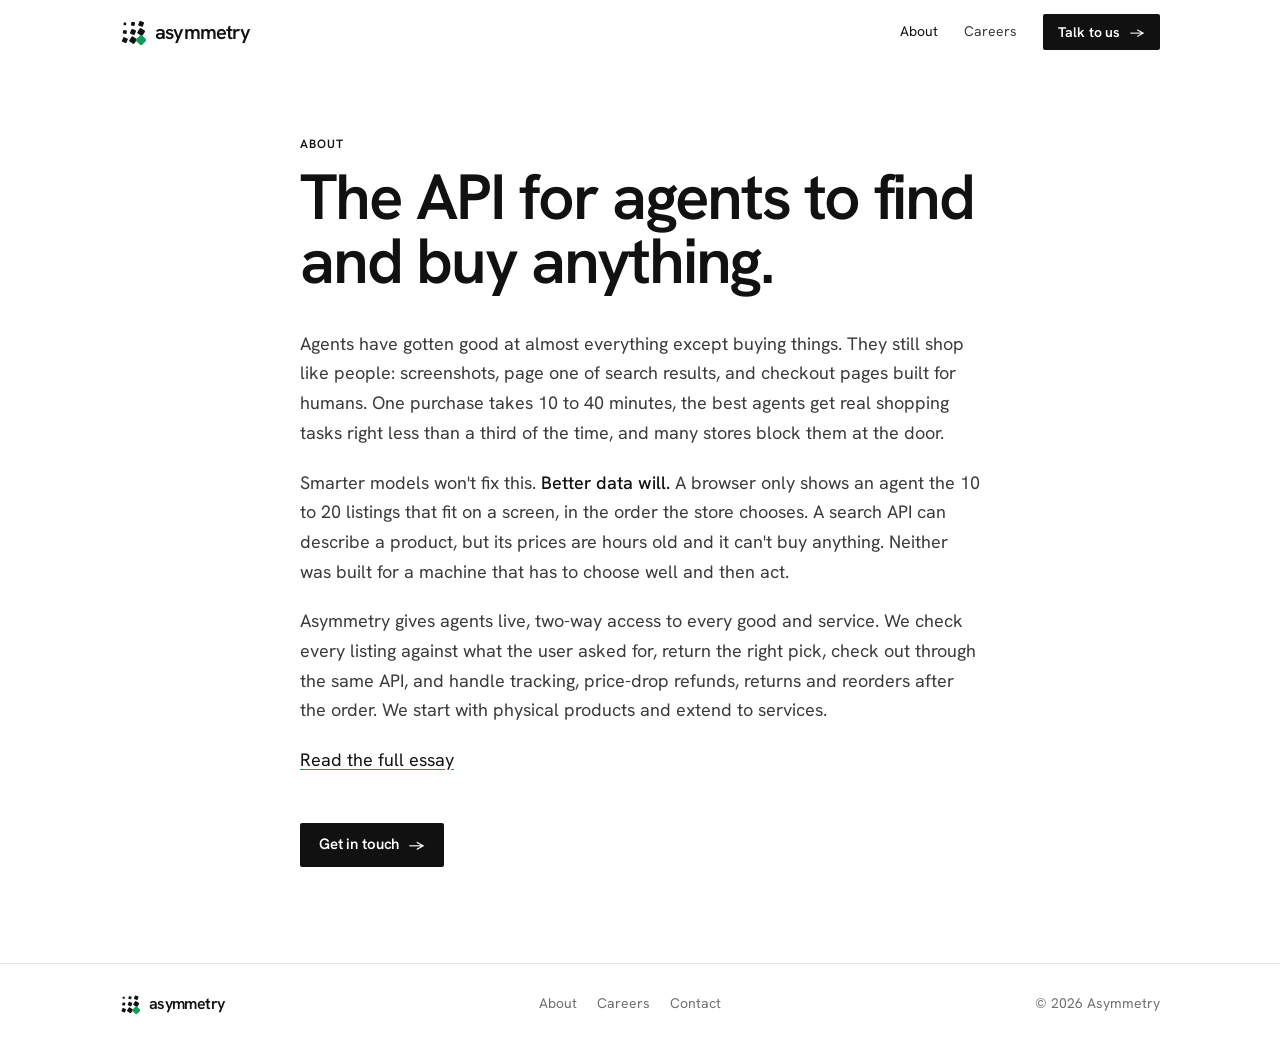
<file: about/index.html>
<!doctype html>
<html lang="en">
<head>
  <meta charset="utf-8">
  <meta name="viewport" content="width=device-width, initial-scale=1, viewport-fit=cover">
  <meta name="theme-color" content="#FFFFFF">
  <link rel="canonical" href="https://asymmetry.so/about/">
  <meta name="description" content="Asymmetry is the API that lets AI agents find and buy anything.">
  <title>About | Asymmetry</title>
  <link rel="icon" type="image/svg+xml" href="data:image/svg+xml,%3Csvg%20xmlns%3D%22http%3A%2F%2Fwww.w3.org%2F2000%2Fsvg%22%20viewBox%3D%220%200%2032%2032%22%3E%3Crect%20width%3D%2232%22%20height%3D%2232%22%20rx%3D%227%22%20fill%3D%22%23111%22%2F%3E%3Crect%20x%3D%226%22%20y%3D%226%22%20width%3D%227%22%20height%3D%227%22%20rx%3D%221.2%22%20fill%3D%22%23fff%22%2F%3E%3Crect%20x%3D%2215%22%20y%3D%2215%22%20width%3D%2211%22%20height%3D%2211%22%20rx%3D%221.6%22%20fill%3D%22%230f9d58%22%20transform%3D%22rotate%2845%2020.5%2020.5%29%22%2F%3E%3C%2Fsvg%3E">
  <link rel="preconnect" href="https://fonts.googleapis.com">
  <link rel="preconnect" href="https://fonts.gstatic.com" crossorigin>
  <link rel="stylesheet" href="https://fonts.googleapis.com/css2?family=Hanken+Grotesk:wght@400..700&display=swap">
  <link rel="stylesheet" href="/assets/site.css?v=49">
  <script src="/assets/site.js?v=49" defer></script>
  <script src="/assets/fx.js?v=49" defer></script>
</head>
<body>
  <a class="skip-link" href="#main">Skip to content</a>
  <header class="header">
    <div class="header-inner">
      <a class="brand" href="/" aria-label="Asymmetry home"><svg class="brand-mark" viewBox="0 0 32 32" width="18" height="18" aria-hidden="true"><rect x="4.40" y="4.40" width="3.20" height="3.20" rx="0.60" fill="currentColor" transform="rotate(0.0 6 6)"/><rect x="13.68" y="3.67" width="4.65" height="4.65" rx="0.80" fill="currentColor" transform="rotate(11.2 16 6)"/><rect x="22.95" y="2.95" width="6.10" height="6.10" rx="1.00" fill="currentColor" transform="rotate(22.5 26 6)"/><rect x="3.67" y="13.68" width="4.65" height="4.65" rx="0.80" fill="currentColor" transform="rotate(11.2 6 16)"/><rect x="12.95" y="12.95" width="6.10" height="6.10" rx="1.00" fill="currentColor" transform="rotate(22.5 16 16)"/><rect x="22.23" y="12.22" width="7.55" height="7.55" rx="1.20" fill="currentColor" transform="rotate(33.8 26 16)"/><rect x="2.95" y="22.95" width="6.10" height="6.10" rx="1.00" fill="currentColor" transform="rotate(22.5 6 26)"/><rect x="12.22" y="22.23" width="7.55" height="7.55" rx="1.20" fill="currentColor" transform="rotate(33.8 16 26)"/><rect x="21.00" y="21.00" width="10.00" height="10.00" rx="1.40" fill="var(--accent)" transform="rotate(45.0 26 26)"/></svg><span>asymmetry</span></a>
      <nav class="nav" aria-label="Main">
        <a href="/about/" aria-current="page">About</a>
        <a href="/careers/">Careers</a>
        <a class="pill dark nav-cta" href="/#contact">Talk to us</a>
      </nav>
    </div>
  </header>
  <main id="main">
    <header class="essay-head col">
      <p class="label">About</p>
      <h1>The API for agents to find and buy anything.</h1>
    </header>
    <article class="prose col">
      <p>Agents have gotten good at almost everything except buying things. They still shop like people: screenshots, page one of search results, and checkout pages built for humans. One purchase takes 10 to 40 minutes, the best agents get real shopping tasks right less than a third of the time, and many stores block them at the door.</p>
      <p>Smarter models won't fix this. <strong>Better data will.</strong> A browser only shows an agent the 10 to 20 listings that fit on a screen, in the order the store chooses. A search API can describe a product, but its prices are hours old and it can't buy anything. Neither was built for a machine that has to choose well and then act.</p>
      <p>Asymmetry gives agents live, two-way access to every good and service. We check every listing against what the user asked for, return the right pick, check out through the same API, and handle tracking, price-drop refunds, returns and reorders after the order. We start with physical products and extend to services.</p>
      <p><a href="/thesis/full/">Read the full essay</a></p>
      <div class="actions"><a class="pill primary" href="/#contact">Get in touch</a></div>
    </article>
  </main>
  <footer class="footer">
    <div class="footer-inner">
      <a class="brand" href="/" aria-label="Asymmetry home"><svg class="brand-mark" viewBox="0 0 32 32" width="18" height="18" aria-hidden="true"><rect x="4.40" y="4.40" width="3.20" height="3.20" rx="0.60" fill="currentColor" transform="rotate(0.0 6 6)"/><rect x="13.68" y="3.67" width="4.65" height="4.65" rx="0.80" fill="currentColor" transform="rotate(11.2 16 6)"/><rect x="22.95" y="2.95" width="6.10" height="6.10" rx="1.00" fill="currentColor" transform="rotate(22.5 26 6)"/><rect x="3.67" y="13.68" width="4.65" height="4.65" rx="0.80" fill="currentColor" transform="rotate(11.2 6 16)"/><rect x="12.95" y="12.95" width="6.10" height="6.10" rx="1.00" fill="currentColor" transform="rotate(22.5 16 16)"/><rect x="22.23" y="12.22" width="7.55" height="7.55" rx="1.20" fill="currentColor" transform="rotate(33.8 26 16)"/><rect x="2.95" y="22.95" width="6.10" height="6.10" rx="1.00" fill="currentColor" transform="rotate(22.5 6 26)"/><rect x="12.22" y="22.23" width="7.55" height="7.55" rx="1.20" fill="currentColor" transform="rotate(33.8 16 26)"/><rect x="21.00" y="21.00" width="10.00" height="10.00" rx="1.40" fill="var(--accent)" transform="rotate(45.0 26 26)"/></svg><span>asymmetry</span></a>
      <div class="footer-links"><a href="/about/">About</a><a href="/careers/">Careers</a><a href="/#contact">Contact</a></div>
      <span>© 2026 Asymmetry</span>
    </div>
  </footer>
</body>
</html>
</file>
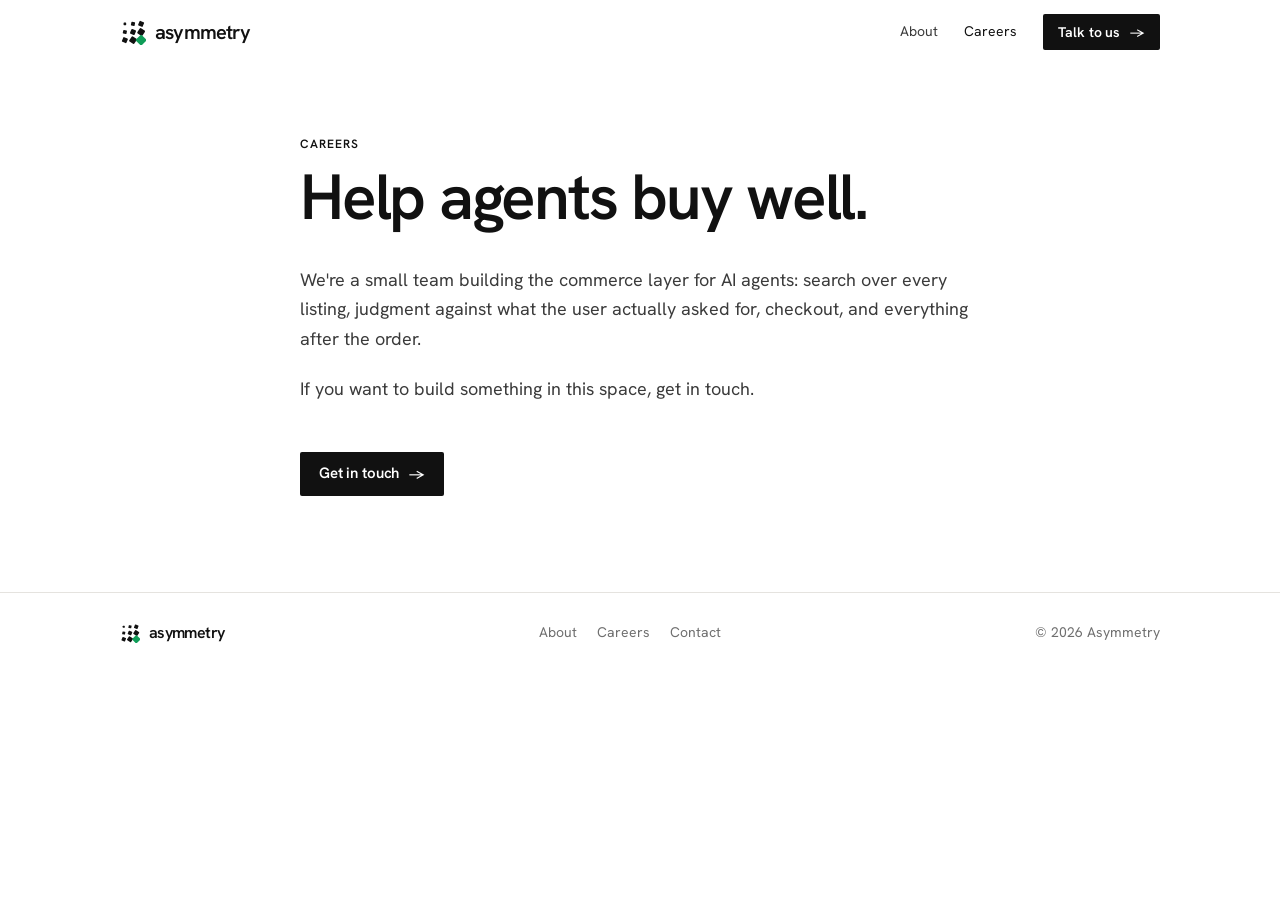
<file: careers/index.html>
<!doctype html>
<html lang="en">
<head>
  <meta charset="utf-8">
  <meta name="viewport" content="width=device-width, initial-scale=1, viewport-fit=cover">
  <meta name="theme-color" content="#FFFFFF">
  <link rel="canonical" href="https://asymmetry.so/careers/">
  <meta name="description" content="Join Asymmetry and build the commerce layer for AI agents.">
  <title>Careers | Asymmetry</title>
  <link rel="icon" type="image/svg+xml" href="data:image/svg+xml,%3Csvg%20xmlns%3D%22http%3A%2F%2Fwww.w3.org%2F2000%2Fsvg%22%20viewBox%3D%220%200%2032%2032%22%3E%3Crect%20width%3D%2232%22%20height%3D%2232%22%20rx%3D%227%22%20fill%3D%22%23111%22%2F%3E%3Crect%20x%3D%226%22%20y%3D%226%22%20width%3D%227%22%20height%3D%227%22%20rx%3D%221.2%22%20fill%3D%22%23fff%22%2F%3E%3Crect%20x%3D%2215%22%20y%3D%2215%22%20width%3D%2211%22%20height%3D%2211%22%20rx%3D%221.6%22%20fill%3D%22%230f9d58%22%20transform%3D%22rotate%2845%2020.5%2020.5%29%22%2F%3E%3C%2Fsvg%3E">
  <link rel="preconnect" href="https://fonts.googleapis.com">
  <link rel="preconnect" href="https://fonts.gstatic.com" crossorigin>
  <link rel="stylesheet" href="https://fonts.googleapis.com/css2?family=Hanken+Grotesk:wght@400..700&display=swap">
  <link rel="stylesheet" href="/assets/site.css?v=49">
  <script src="/assets/site.js?v=49" defer></script>
  <script src="/assets/fx.js?v=49" defer></script>
</head>
<body>
  <a class="skip-link" href="#main">Skip to content</a>
  <header class="header">
    <div class="header-inner">
      <a class="brand" href="/" aria-label="Asymmetry home"><svg class="brand-mark" viewBox="0 0 32 32" width="18" height="18" aria-hidden="true"><rect x="4.40" y="4.40" width="3.20" height="3.20" rx="0.60" fill="currentColor" transform="rotate(0.0 6 6)"/><rect x="13.68" y="3.67" width="4.65" height="4.65" rx="0.80" fill="currentColor" transform="rotate(11.2 16 6)"/><rect x="22.95" y="2.95" width="6.10" height="6.10" rx="1.00" fill="currentColor" transform="rotate(22.5 26 6)"/><rect x="3.67" y="13.68" width="4.65" height="4.65" rx="0.80" fill="currentColor" transform="rotate(11.2 6 16)"/><rect x="12.95" y="12.95" width="6.10" height="6.10" rx="1.00" fill="currentColor" transform="rotate(22.5 16 16)"/><rect x="22.23" y="12.22" width="7.55" height="7.55" rx="1.20" fill="currentColor" transform="rotate(33.8 26 16)"/><rect x="2.95" y="22.95" width="6.10" height="6.10" rx="1.00" fill="currentColor" transform="rotate(22.5 6 26)"/><rect x="12.22" y="22.23" width="7.55" height="7.55" rx="1.20" fill="currentColor" transform="rotate(33.8 16 26)"/><rect x="21.00" y="21.00" width="10.00" height="10.00" rx="1.40" fill="var(--accent)" transform="rotate(45.0 26 26)"/></svg><span>asymmetry</span></a>
      <nav class="nav" aria-label="Main">
        <a href="/about/">About</a>
        <a href="/careers/" aria-current="page">Careers</a>
        <a class="pill dark nav-cta" href="/#contact">Talk to us</a>
      </nav>
    </div>
  </header>
  <main id="main">
    <header class="essay-head col">
      <p class="label">Careers</p>
      <h1>Help agents buy well.</h1>
    </header>
    <article class="prose col">
      <p>We're a small team building the commerce layer for AI agents: search over every listing, judgment against what the user actually asked for, checkout, and everything after the order.</p>
      <p>If you want to build something in this space, get in touch.</p>
      <div class="actions"><a class="pill primary" href="/#contact">Get in touch</a></div>
    </article>
  </main>
  <footer class="footer">
    <div class="footer-inner">
      <a class="brand" href="/" aria-label="Asymmetry home"><svg class="brand-mark" viewBox="0 0 32 32" width="18" height="18" aria-hidden="true"><rect x="4.40" y="4.40" width="3.20" height="3.20" rx="0.60" fill="currentColor" transform="rotate(0.0 6 6)"/><rect x="13.68" y="3.67" width="4.65" height="4.65" rx="0.80" fill="currentColor" transform="rotate(11.2 16 6)"/><rect x="22.95" y="2.95" width="6.10" height="6.10" rx="1.00" fill="currentColor" transform="rotate(22.5 26 6)"/><rect x="3.67" y="13.68" width="4.65" height="4.65" rx="0.80" fill="currentColor" transform="rotate(11.2 6 16)"/><rect x="12.95" y="12.95" width="6.10" height="6.10" rx="1.00" fill="currentColor" transform="rotate(22.5 16 16)"/><rect x="22.23" y="12.22" width="7.55" height="7.55" rx="1.20" fill="currentColor" transform="rotate(33.8 26 16)"/><rect x="2.95" y="22.95" width="6.10" height="6.10" rx="1.00" fill="currentColor" transform="rotate(22.5 6 26)"/><rect x="12.22" y="22.23" width="7.55" height="7.55" rx="1.20" fill="currentColor" transform="rotate(33.8 16 26)"/><rect x="21.00" y="21.00" width="10.00" height="10.00" rx="1.40" fill="var(--accent)" transform="rotate(45.0 26 26)"/></svg><span>asymmetry</span></a>
      <div class="footer-links"><a href="/about/">About</a><a href="/careers/">Careers</a><a href="/#contact">Contact</a></div>
      <span>© 2026 Asymmetry</span>
    </div>
  </footer>
</body>
</html>
</file>
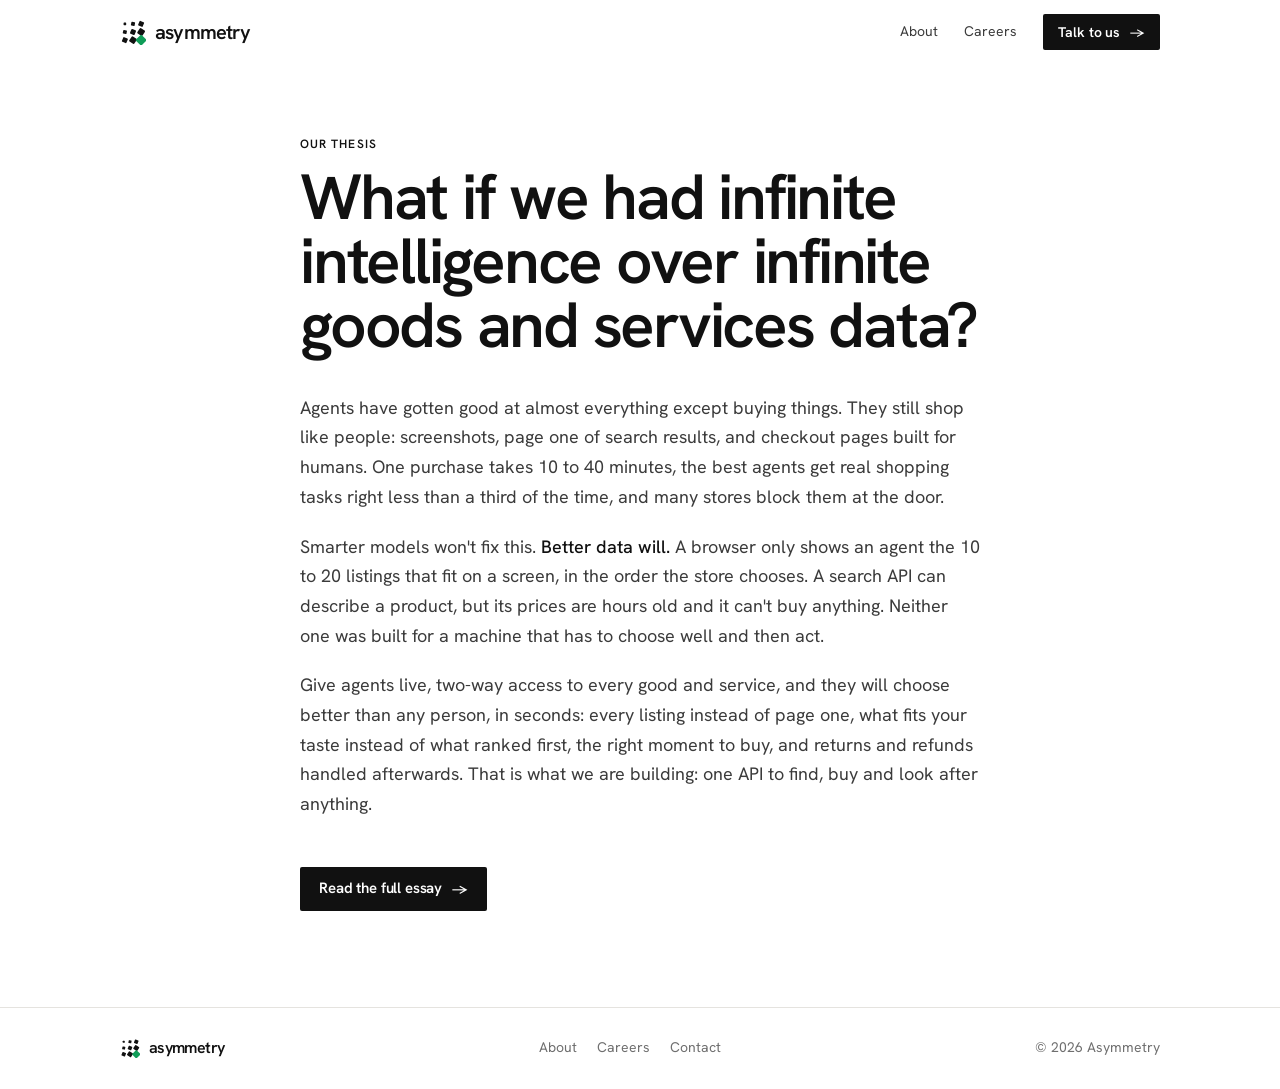
<file: thesis/index.html>
<!doctype html>
<html lang="en">
<head>
  <meta charset="utf-8">
  <meta name="viewport" content="width=device-width, initial-scale=1, viewport-fit=cover">
  <meta name="theme-color" content="#F7F5EF">
  <meta name="description" content="Agents are bad at buying things. Smarter models don't fix that. Better data does.">
  <title>Our thesis | Asymmetry</title>
  <link rel="icon" type="image/svg+xml" href="data:image/svg+xml,%3Csvg%20xmlns%3D%22http%3A%2F%2Fwww.w3.org%2F2000%2Fsvg%22%20viewBox%3D%220%200%2032%2032%22%3E%3Crect%20width%3D%2232%22%20height%3D%2232%22%20rx%3D%227%22%20fill%3D%22%23111%22%2F%3E%3Crect%20x%3D%226%22%20y%3D%226%22%20width%3D%227%22%20height%3D%227%22%20rx%3D%221.2%22%20fill%3D%22%23fff%22%2F%3E%3Crect%20x%3D%2215%22%20y%3D%2215%22%20width%3D%2211%22%20height%3D%2211%22%20rx%3D%221.6%22%20fill%3D%22%230f9d58%22%20transform%3D%22rotate%2845%2020.5%2020.5%29%22%2F%3E%3C%2Fsvg%3E">
  <link rel="canonical" href="https://asymmetry.so/thesis/">
  <link rel="preconnect" href="https://fonts.googleapis.com">
  <link rel="preconnect" href="https://fonts.gstatic.com" crossorigin>
  <link rel="stylesheet" href="https://fonts.googleapis.com/css2?family=Hanken+Grotesk:wght@400..700&display=swap">
  <link rel="stylesheet" href="/assets/site.css?v=49">
  <script src="/assets/fx.js?v=49" defer></script>
  <style>
    /* The figures draw with these names; they map onto the site palette. */
    :root{--fg:var(--ink);--rule:var(--line);--fig:var(--paper);--axis:#a29d95}
  </style>
</head>
<body>
  <a class="skip-link" href="#main">Skip to content</a>
  <header class="header">
    <div class="header-inner">
      <a class="brand" href="/" aria-label="Asymmetry home"><svg class="brand-mark" viewBox="0 0 32 32" width="18" height="18" aria-hidden="true"><rect x="4.40" y="4.40" width="3.20" height="3.20" rx="0.60" fill="currentColor" transform="rotate(0.0 6 6)"/><rect x="13.68" y="3.67" width="4.65" height="4.65" rx="0.80" fill="currentColor" transform="rotate(11.2 16 6)"/><rect x="22.95" y="2.95" width="6.10" height="6.10" rx="1.00" fill="currentColor" transform="rotate(22.5 26 6)"/><rect x="3.67" y="13.68" width="4.65" height="4.65" rx="0.80" fill="currentColor" transform="rotate(11.2 6 16)"/><rect x="12.95" y="12.95" width="6.10" height="6.10" rx="1.00" fill="currentColor" transform="rotate(22.5 16 16)"/><rect x="22.23" y="12.22" width="7.55" height="7.55" rx="1.20" fill="currentColor" transform="rotate(33.8 26 16)"/><rect x="2.95" y="22.95" width="6.10" height="6.10" rx="1.00" fill="currentColor" transform="rotate(22.5 6 26)"/><rect x="12.22" y="22.23" width="7.55" height="7.55" rx="1.20" fill="currentColor" transform="rotate(33.8 16 26)"/><rect x="21.00" y="21.00" width="10.00" height="10.00" rx="1.40" fill="var(--accent)" transform="rotate(45.0 26 26)"/></svg><span>asymmetry</span></a>
      <nav class="nav" aria-label="Main">
        <a href="/about/">About</a>
        <a href="/careers/">Careers</a>
        <a class="pill dark nav-cta" href="/#contact">Talk to us</a>
      </nav>
    </div>
  </header>
  <main id="main">
    <header class="essay-head col">
      <p class="label">Our thesis</p>
      <h1>What if we had infinite intelligence over infinite goods and services data?</h1>
    </header>
    <article class="prose col">
  <p>Agents have gotten good at almost everything except buying things. They still shop like people: screenshots, page one of search results, and checkout pages built for humans. One purchase takes 10 to 40 minutes, the best agents get real shopping tasks right less than a third of the time, and many stores block them at the door.</p>
  <p>Smarter models won't fix this. <strong>Better data will.</strong> A browser only shows an agent the 10 to 20 listings that fit on a screen, in the order the store chooses. A search API can describe a product, but its prices are hours old and it can't buy anything. Neither one was built for a machine that has to choose well and then act.</p>
  <p>Give agents live, two-way access to every good and service, and they will choose better than any person, in seconds: every listing instead of page one, what fits your taste instead of what ranked first, the right moment to buy, and returns and refunds handled afterwards. That is what we are building: one API to find, buy and look after anything.</p>
  <div class="actions"><a class="pill dark" href="/thesis/full/">Read the full essay</a></div>
    </article>
  </main>
  <footer class="footer">
    <div class="footer-inner">
      <a class="brand" href="/" aria-label="Asymmetry home"><svg class="brand-mark" viewBox="0 0 32 32" width="18" height="18" aria-hidden="true"><rect x="4.40" y="4.40" width="3.20" height="3.20" rx="0.60" fill="currentColor" transform="rotate(0.0 6 6)"/><rect x="13.68" y="3.67" width="4.65" height="4.65" rx="0.80" fill="currentColor" transform="rotate(11.2 16 6)"/><rect x="22.95" y="2.95" width="6.10" height="6.10" rx="1.00" fill="currentColor" transform="rotate(22.5 26 6)"/><rect x="3.67" y="13.68" width="4.65" height="4.65" rx="0.80" fill="currentColor" transform="rotate(11.2 6 16)"/><rect x="12.95" y="12.95" width="6.10" height="6.10" rx="1.00" fill="currentColor" transform="rotate(22.5 16 16)"/><rect x="22.23" y="12.22" width="7.55" height="7.55" rx="1.20" fill="currentColor" transform="rotate(33.8 26 16)"/><rect x="2.95" y="22.95" width="6.10" height="6.10" rx="1.00" fill="currentColor" transform="rotate(22.5 6 26)"/><rect x="12.22" y="22.23" width="7.55" height="7.55" rx="1.20" fill="currentColor" transform="rotate(33.8 16 26)"/><rect x="21.00" y="21.00" width="10.00" height="10.00" rx="1.40" fill="var(--accent)" transform="rotate(45.0 26 26)"/></svg><span>asymmetry</span></a>
      <div class="footer-links"><a href="/about/">About</a><a href="/careers/">Careers</a><a href="/#contact">Contact</a></div>
      <span>© 2026 Asymmetry</span>
    </div>
  </footer>
</body>
</html>
</file>
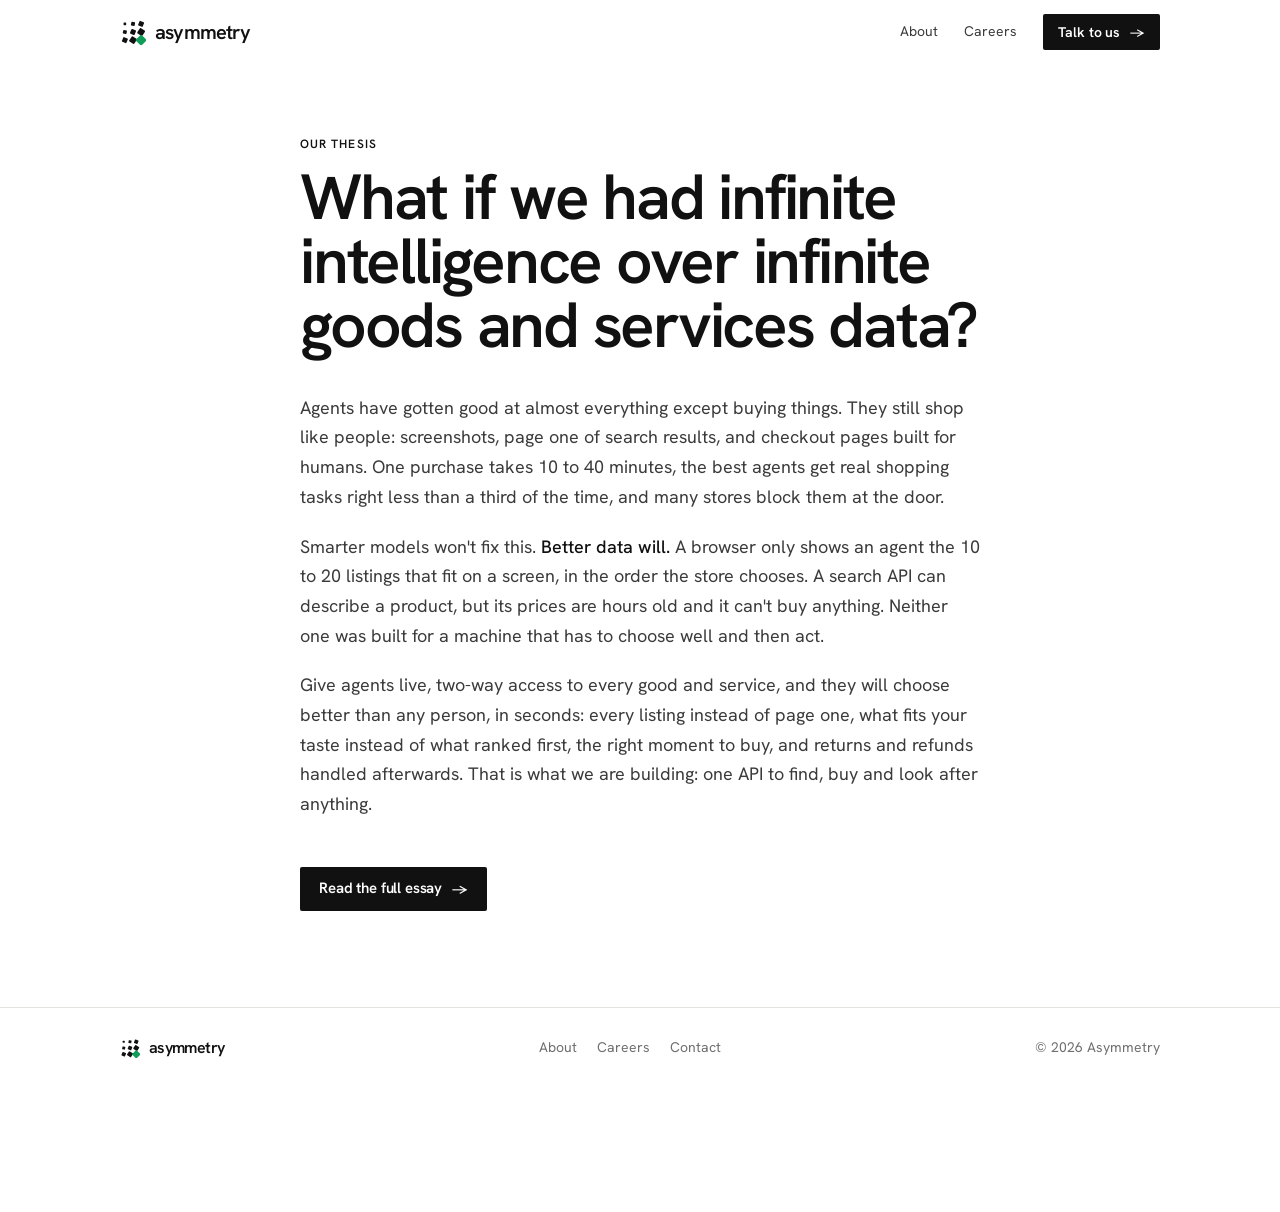
<file: blog/shopping-agents/index.html>
<!doctype html>
<html lang="en">
<head>
  <meta charset="utf-8">
  <title>Our thesis | Asymmetry</title>
  <meta http-equiv="refresh" content="0; url=/thesis/">
  <link rel="canonical" href="https://asymmetry.so/thesis/">
</head>
<body>
  <p style="font-family: Arial, sans-serif; padding: 24px">This post moved to <a href="/thesis/">asymmetry.so/thesis</a>.</p>
</body>
</html>
</file>
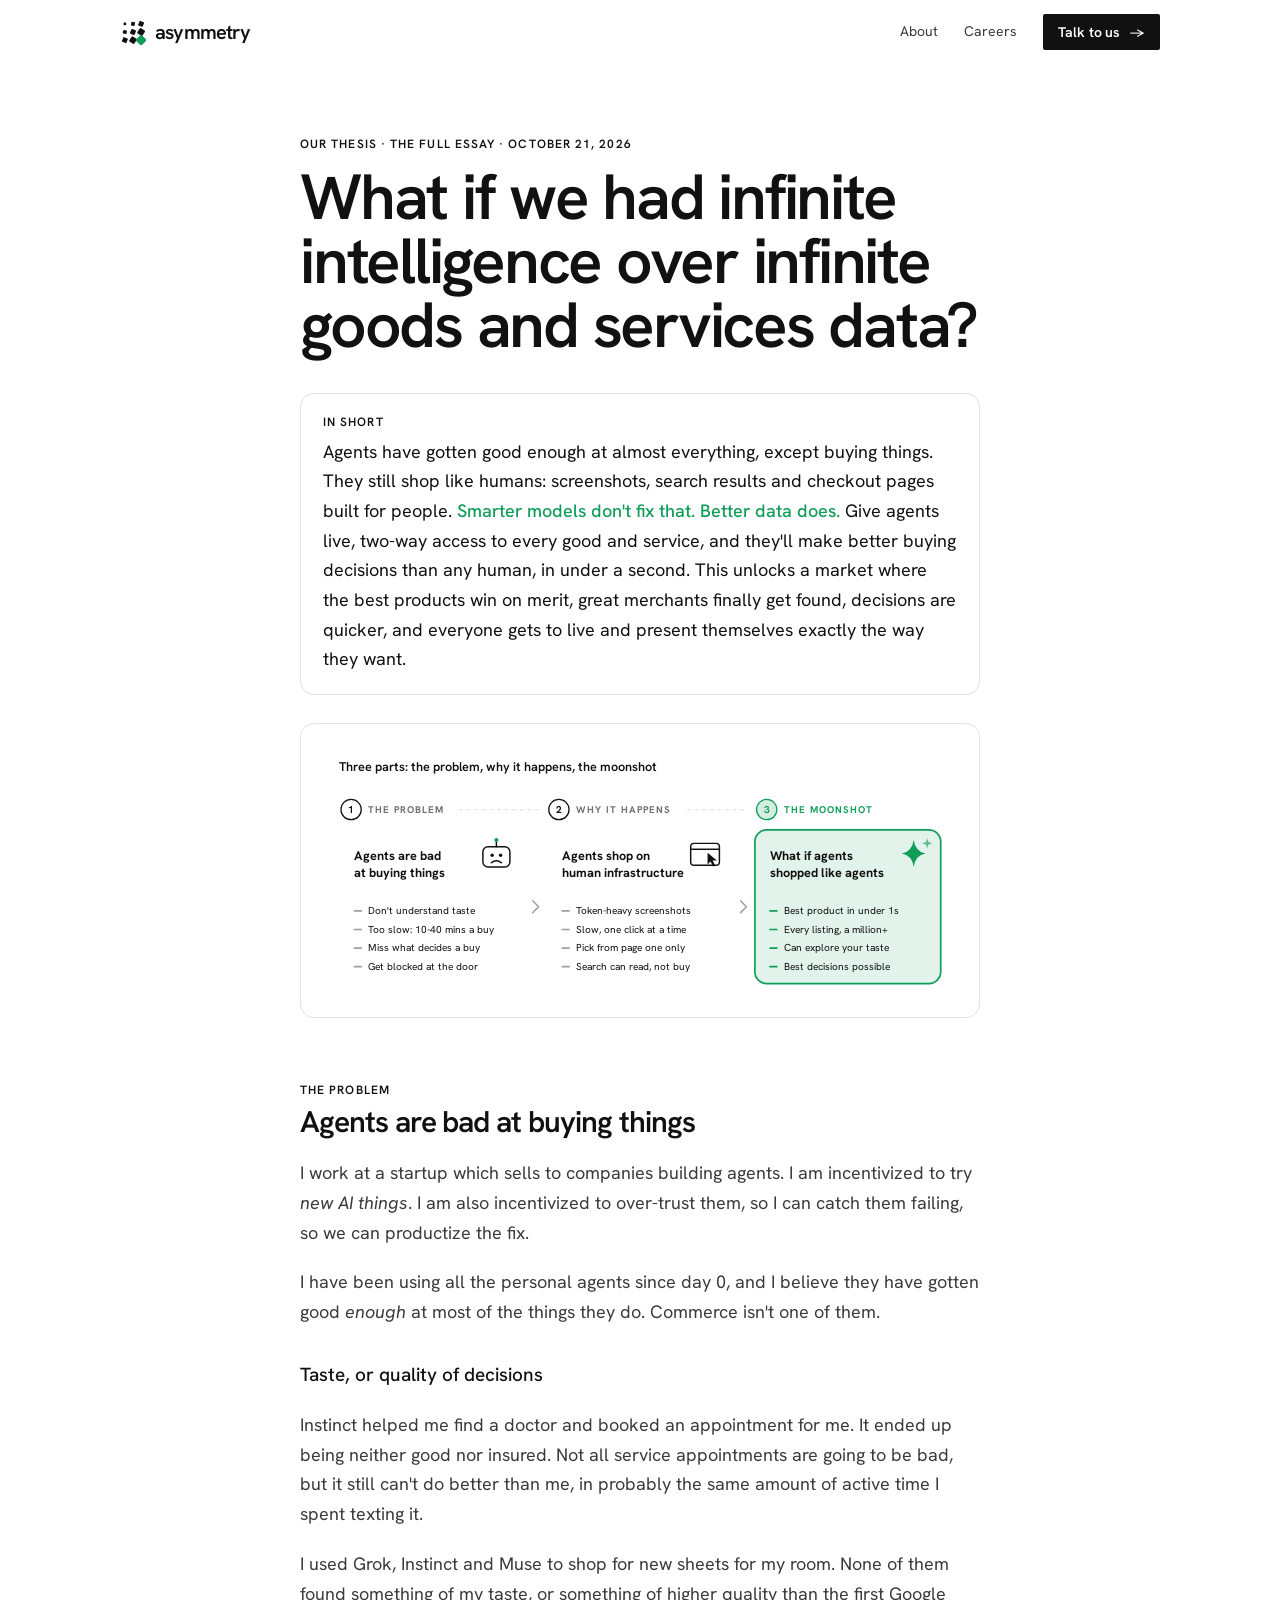
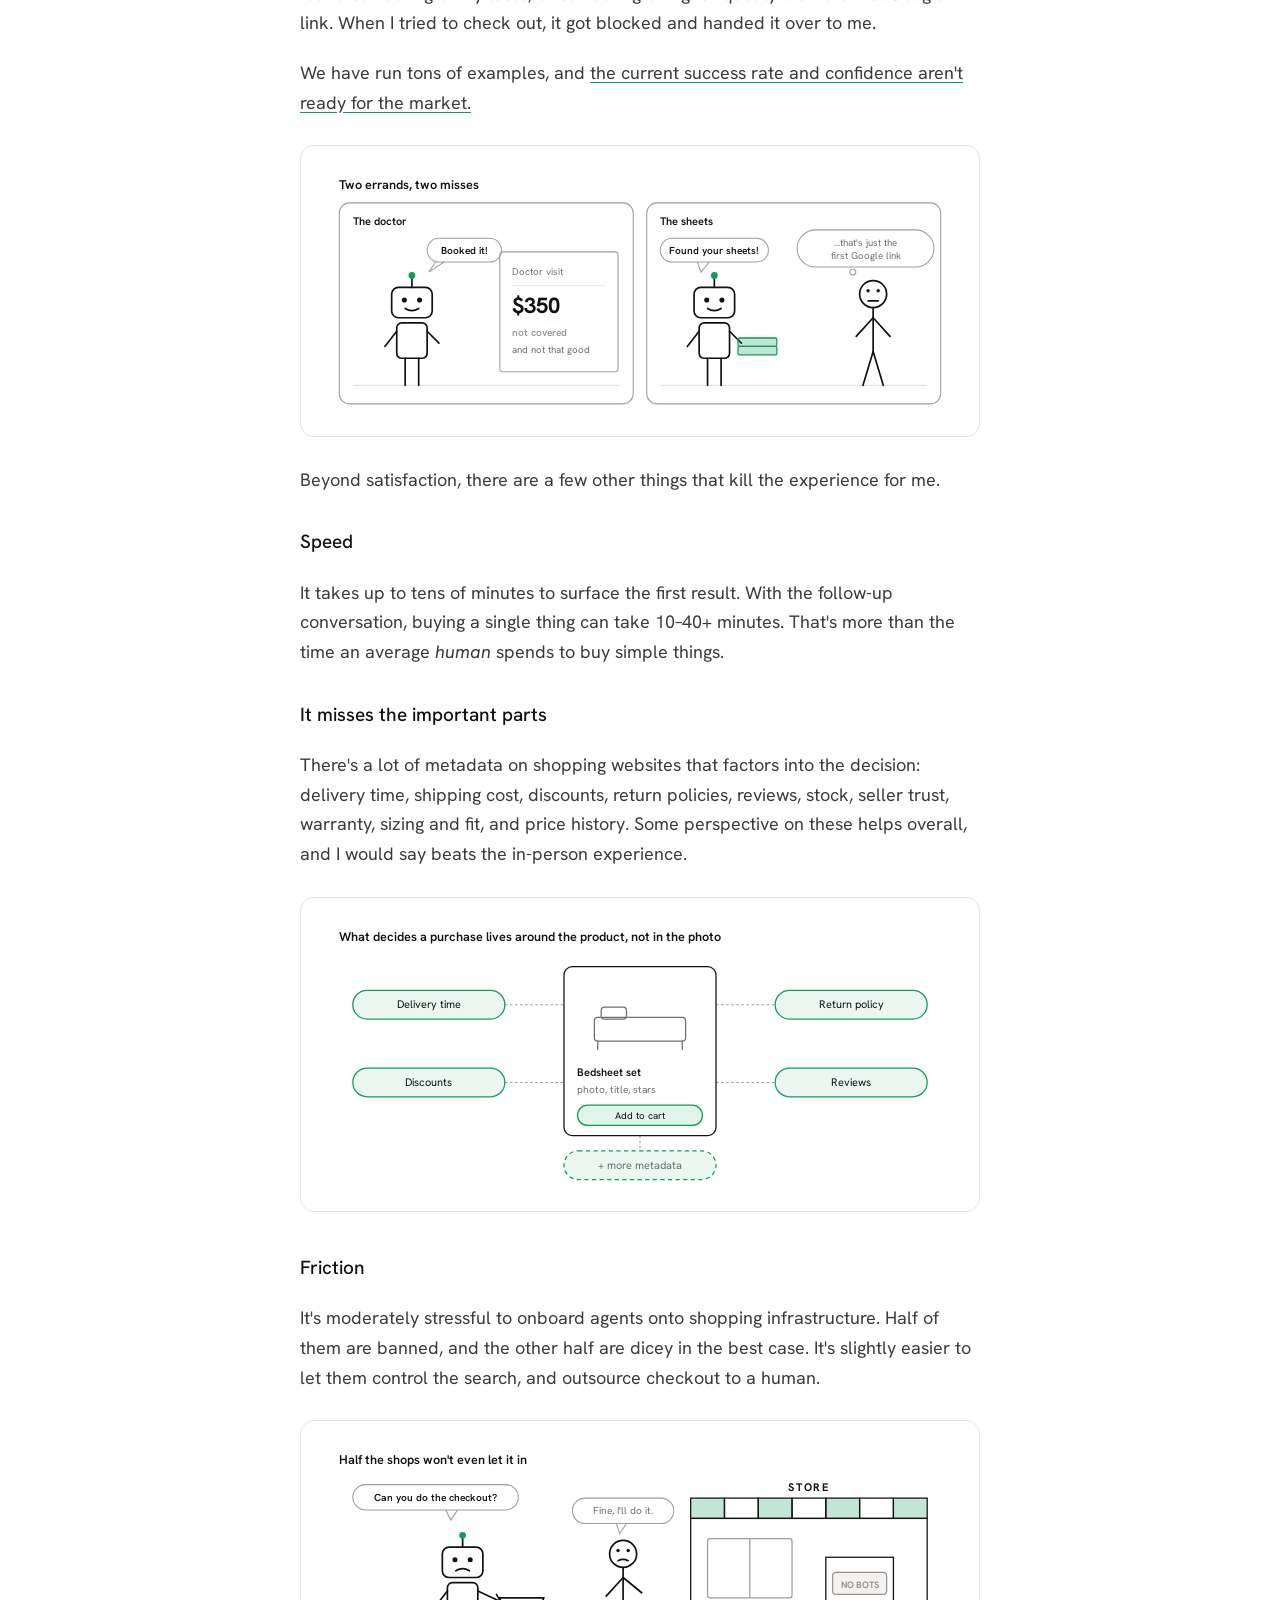
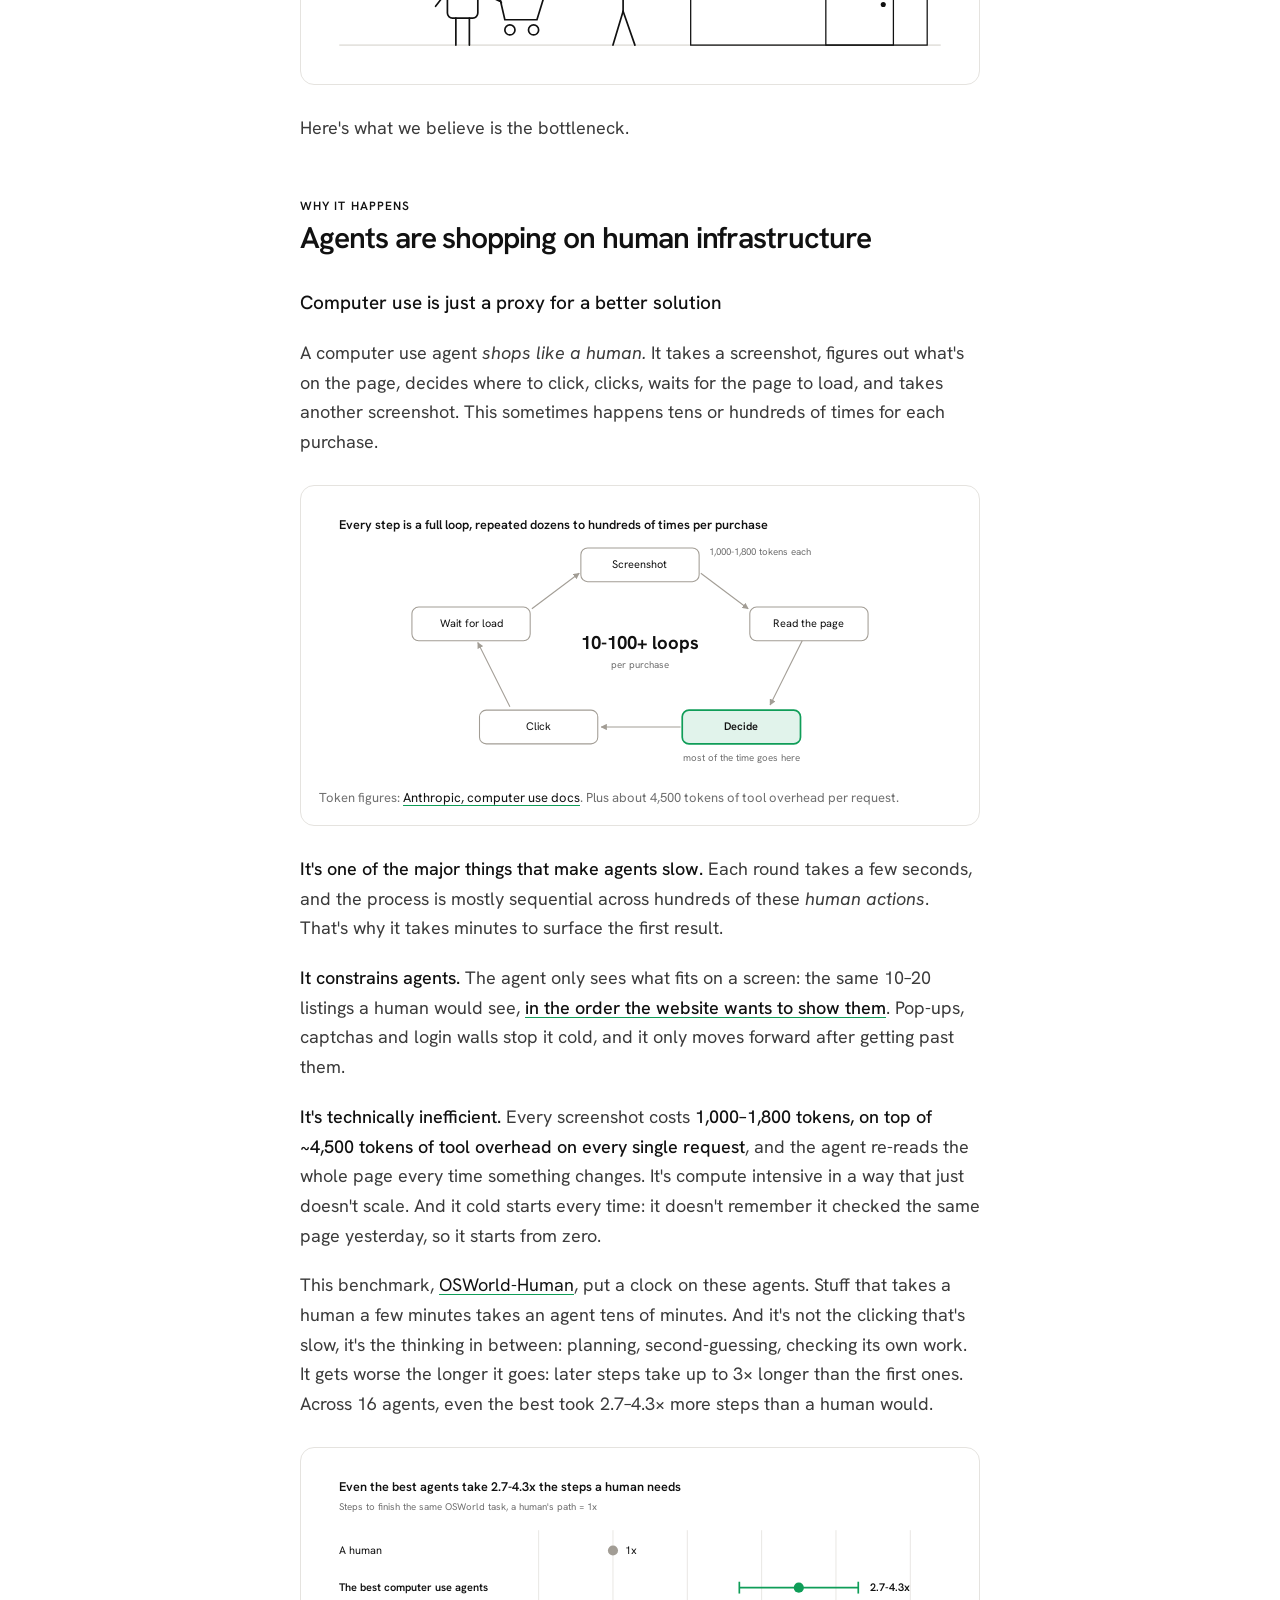
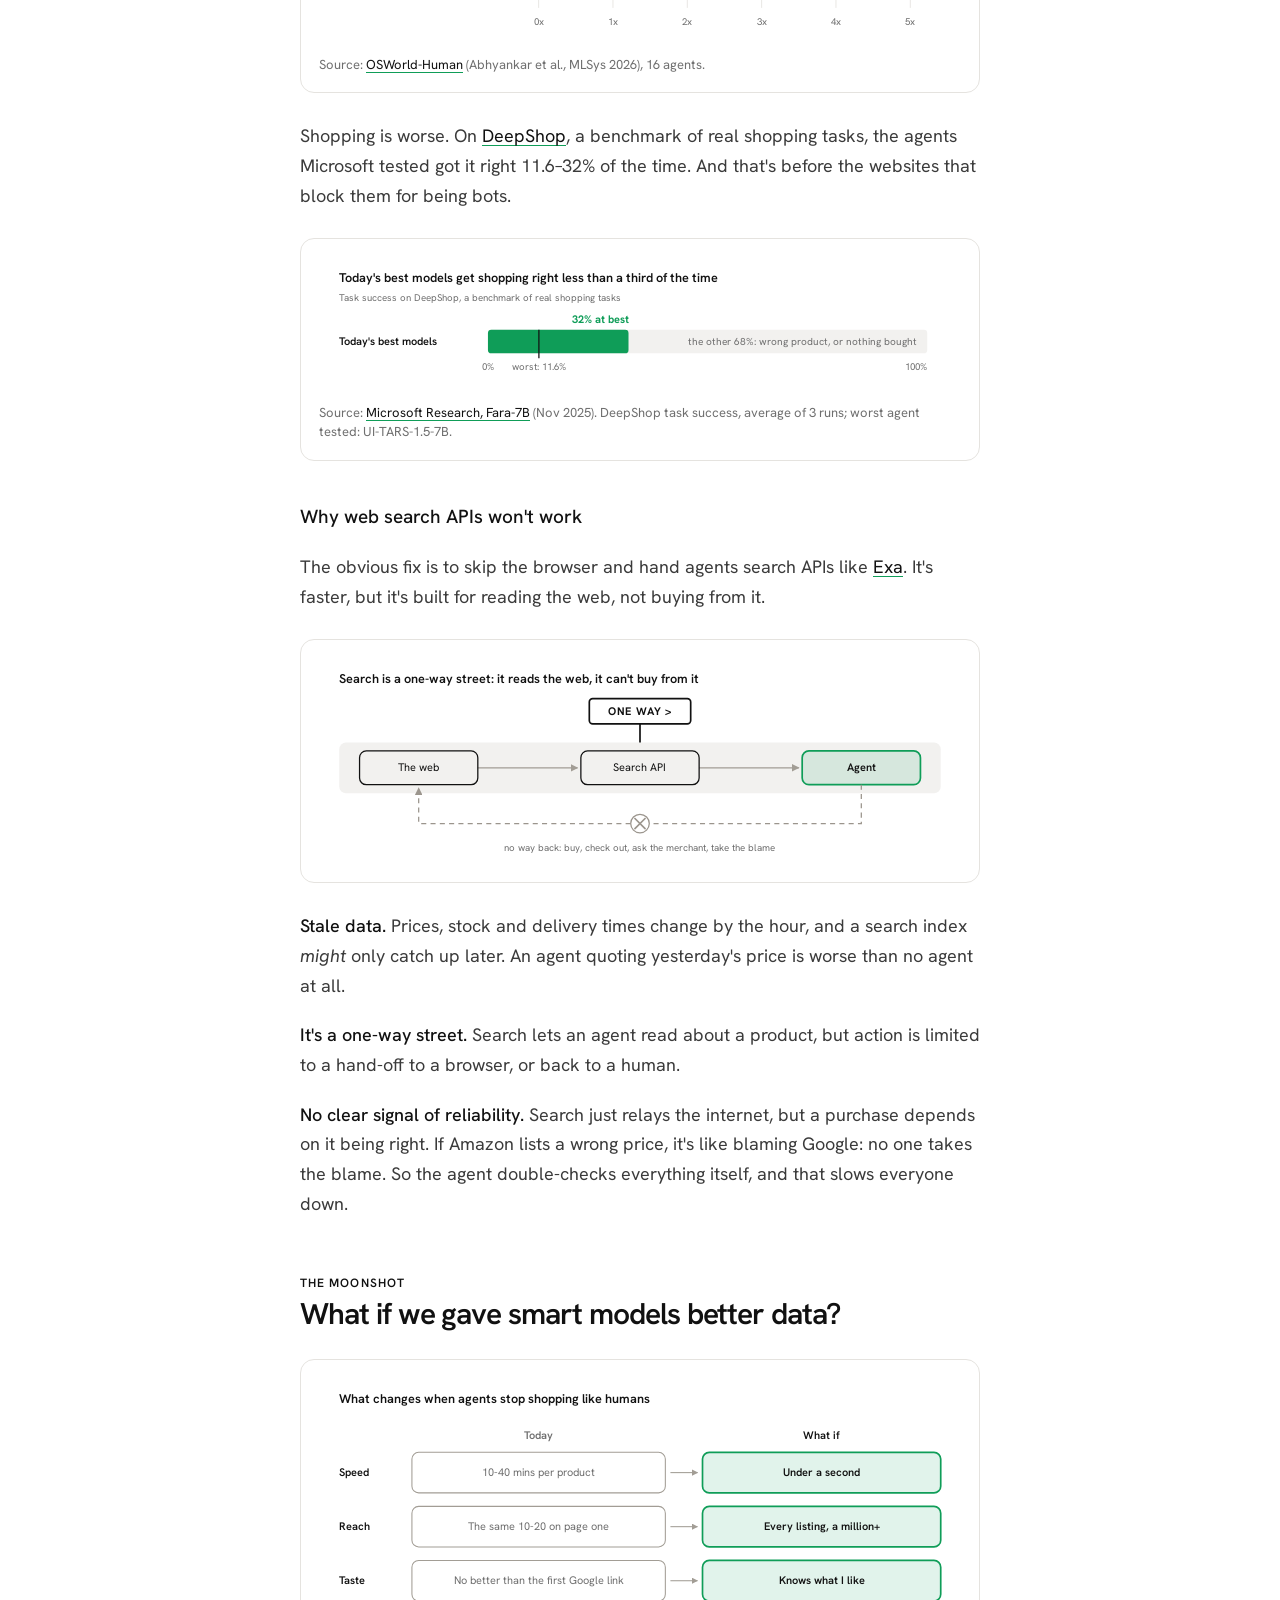
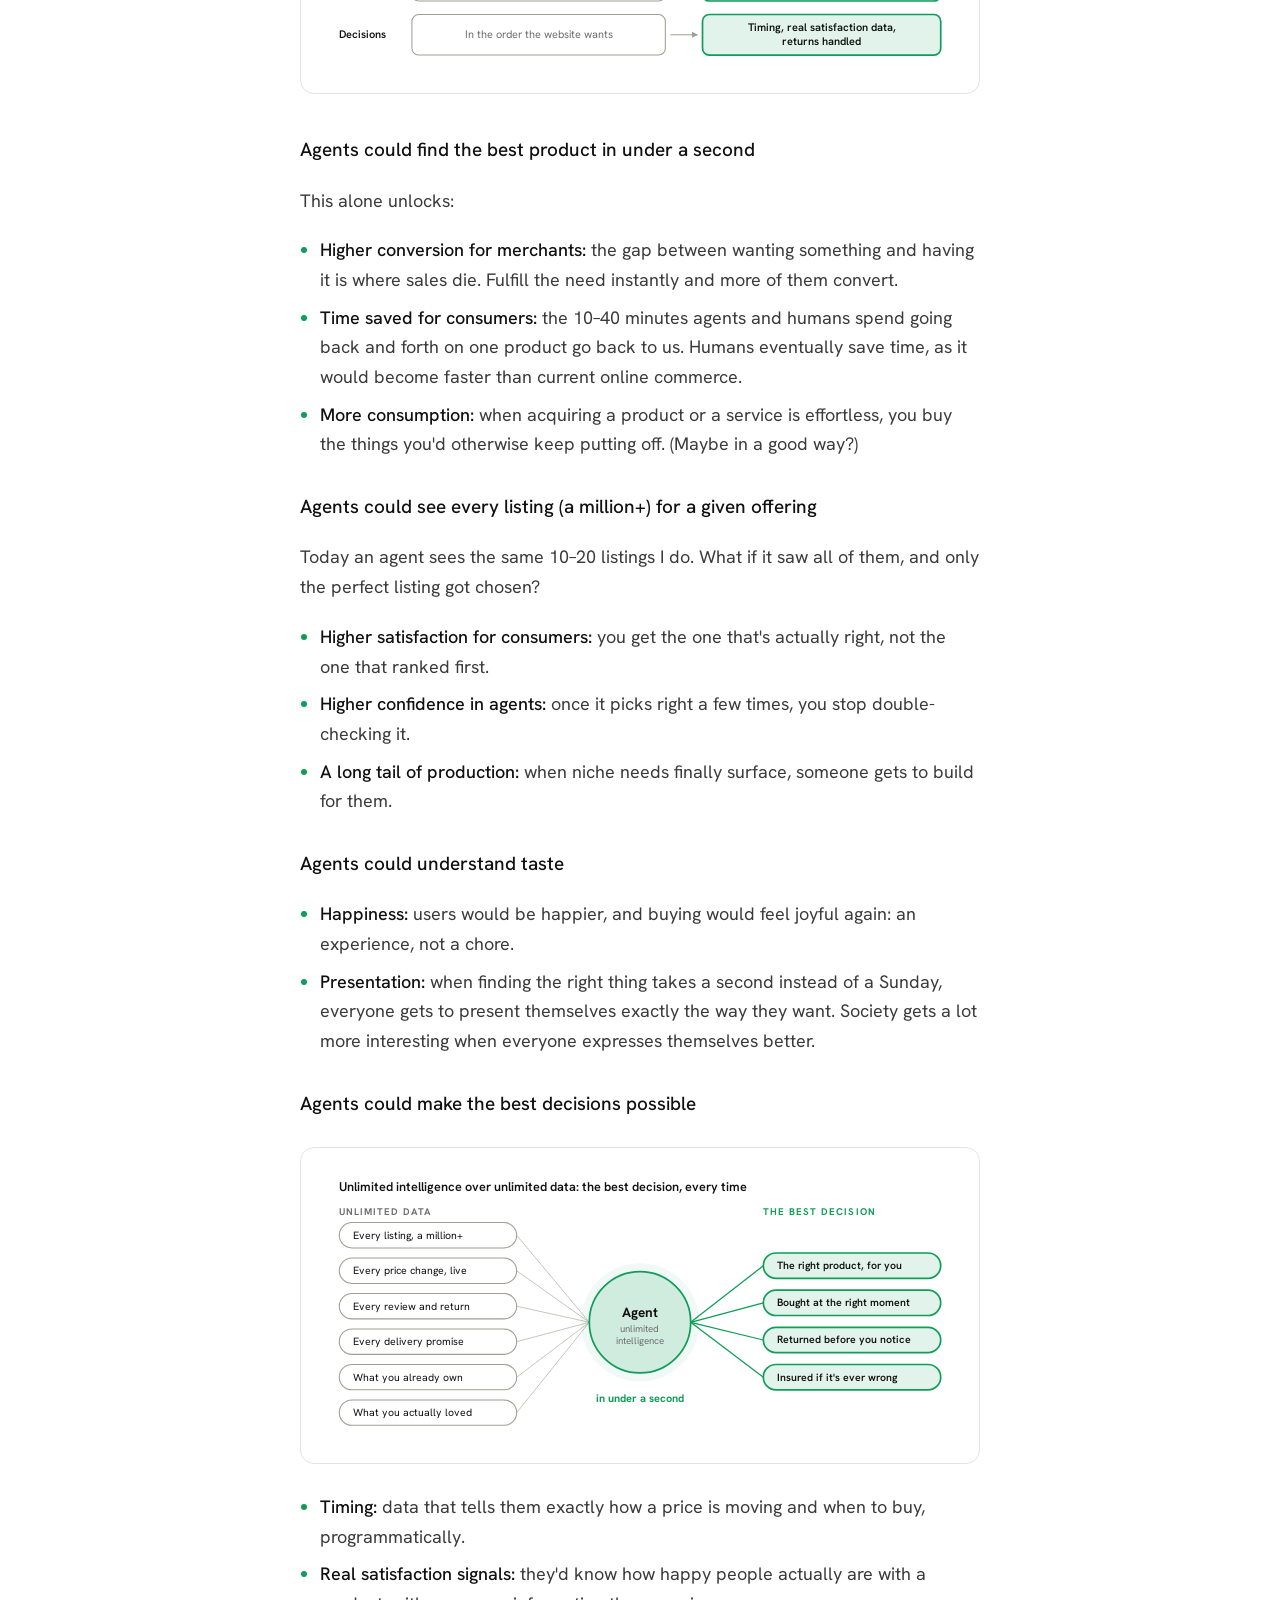
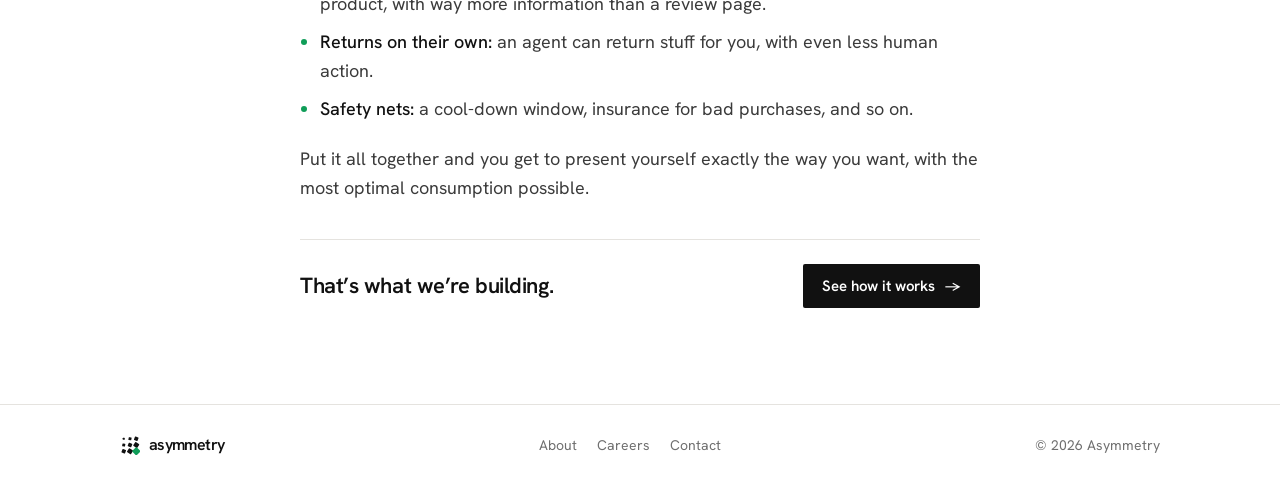
<file: thesis/full/index.html>
<!doctype html>
<html lang="en">
<head>
  <meta charset="utf-8">
  <meta name="viewport" content="width=device-width, initial-scale=1, viewport-fit=cover">
  <meta name="theme-color" content="#F7F5EF">
  <meta name="description" content="Agents are bad at buying things. Smarter models don't fix that. Better data does.">
  <title>Our thesis, in full | Asymmetry</title>
  <link rel="icon" type="image/svg+xml" href="data:image/svg+xml,%3Csvg%20xmlns%3D%22http%3A%2F%2Fwww.w3.org%2F2000%2Fsvg%22%20viewBox%3D%220%200%2032%2032%22%3E%3Crect%20width%3D%2232%22%20height%3D%2232%22%20rx%3D%227%22%20fill%3D%22%23111%22%2F%3E%3Crect%20x%3D%226%22%20y%3D%226%22%20width%3D%227%22%20height%3D%227%22%20rx%3D%221.2%22%20fill%3D%22%23fff%22%2F%3E%3Crect%20x%3D%2215%22%20y%3D%2215%22%20width%3D%2211%22%20height%3D%2211%22%20rx%3D%221.6%22%20fill%3D%22%230f9d58%22%20transform%3D%22rotate%2845%2020.5%2020.5%29%22%2F%3E%3C%2Fsvg%3E">
  <link rel="canonical" href="https://asymmetry.so/thesis/full/">
  <link rel="preconnect" href="https://fonts.googleapis.com">
  <link rel="preconnect" href="https://fonts.gstatic.com" crossorigin>
  <link rel="stylesheet" href="https://fonts.googleapis.com/css2?family=Hanken+Grotesk:wght@400..700&display=swap">
  <link rel="stylesheet" href="/assets/site.css?v=49">
  <script src="/assets/fx.js?v=49" defer></script>
  <style>
    /* The figures draw with these names; they map onto the site palette. */
    :root{--fg:var(--ink);--rule:var(--line);--fig:var(--paper);--axis:#a29d95}
  </style>
</head>
<body>
  <a class="skip-link" href="#main">Skip to content</a>
  <header class="header">
    <div class="header-inner">
      <a class="brand" href="/" aria-label="Asymmetry home"><svg class="brand-mark" viewBox="0 0 32 32" width="18" height="18" aria-hidden="true"><rect x="4.40" y="4.40" width="3.20" height="3.20" rx="0.60" fill="currentColor" transform="rotate(0.0 6 6)"/><rect x="13.68" y="3.67" width="4.65" height="4.65" rx="0.80" fill="currentColor" transform="rotate(11.2 16 6)"/><rect x="22.95" y="2.95" width="6.10" height="6.10" rx="1.00" fill="currentColor" transform="rotate(22.5 26 6)"/><rect x="3.67" y="13.68" width="4.65" height="4.65" rx="0.80" fill="currentColor" transform="rotate(11.2 6 16)"/><rect x="12.95" y="12.95" width="6.10" height="6.10" rx="1.00" fill="currentColor" transform="rotate(22.5 16 16)"/><rect x="22.23" y="12.22" width="7.55" height="7.55" rx="1.20" fill="currentColor" transform="rotate(33.8 26 16)"/><rect x="2.95" y="22.95" width="6.10" height="6.10" rx="1.00" fill="currentColor" transform="rotate(22.5 6 26)"/><rect x="12.22" y="22.23" width="7.55" height="7.55" rx="1.20" fill="currentColor" transform="rotate(33.8 16 26)"/><rect x="21.00" y="21.00" width="10.00" height="10.00" rx="1.40" fill="var(--accent)" transform="rotate(45.0 26 26)"/></svg><span>asymmetry</span></a>
      <nav class="nav" aria-label="Main">
        <a href="/about/">About</a>
        <a href="/careers/">Careers</a>
        <a class="pill dark nav-cta" href="/#contact">Talk to us</a>
      </nav>
    </div>
  </header>
  <main id="main">
    <header class="essay-head col">
      <p class="label"><a href="/thesis/">Our thesis</a> · the full essay · October 21, 2026</p>
      <h1>What if we had infinite intelligence over infinite goods and services data?</h1>
    </header>
    <article class="prose col">
<div class="tldr"><p class="label">In short</p><p>Agents have gotten good enough at almost everything, except buying things. They still shop like humans: screenshots, search results and checkout pages built for people. <strong>Smarter models don't fix that. Better data does.</strong> Give agents live, two-way access to every good and service, and they'll make better buying decisions than any human, in under a second. This unlocks a market where the best products win on merit, great merchants finally get found, decisions are quicker, and everyone gets to live and present themselves exactly the way they want.</p></div>

  <figure>
    <svg class="toon" viewBox="0 0 760 304" role="img" aria-label="Three parts: the problem, why it happens, the moonshot" font-size="13"><text x="24" y="34" font-size="15" font-weight="600" fill="var(--fg)">Three parts: the problem, why it happens, the moonshot</text><line x1="166" x2="262" y1="80" y2="80" stroke="var(--rule)" stroke-width="1.5" stroke-dasharray="4 5"></line><line x1="436" x2="508" y1="80" y2="80" stroke="var(--rule)" stroke-width="1.5" stroke-dasharray="4 5"></line><g><path d="M253 188l7 7l-7 7" fill="none" stroke="var(--axis)" stroke-width="1.75" stroke-linecap="round" stroke-linejoin="round"></path><path d="M499 188l7 7l-7 7" fill="none" stroke="var(--axis)" stroke-width="1.75" stroke-linecap="round" stroke-linejoin="round"></path></g><g><circle cx="38" cy="80" r="12" fill="none" fill-opacity="1" stroke="var(--fg)" stroke-width="1.5"></circle><text x="38" y="84.5" text-anchor="middle" font-size="12" font-weight="700" fill="var(--fg)">1</text><text x="58" y="84" font-size="11.5" font-weight="700" letter-spacing="1.2" fill="var(--muted)">THE PROBLEM</text><rect x="24" y="104" width="220" height="182" rx="14" fill="var(--fig)" fill-opacity="1" stroke="none" stroke-width="2"></rect><g fill="none" stroke="var(--fg)" stroke-width="1.75" stroke-linecap="round"><rect x="194" y="124" width="32" height="24" rx="6"></rect><line x1="210" y1="124" x2="210" y2="118"></line><path d="M204 143q6 -5 12 0"></path></g><circle cx="210" cy="116" r="2.5" fill="var(--accent)"></circle><circle cx="205" cy="134" r="2" fill="var(--fg)"></circle><circle cx="215" cy="134" r="2" fill="var(--fg)"></circle><text x="42" y="140" font-size="15" font-weight="700" fill="var(--fg)">Agents are bad</text><text x="42" y="160" font-size="15" font-weight="700" fill="var(--fg)">at buying things</text><line x1="42" x2="50" y1="200" y2="200" stroke="var(--axis)" stroke-width="2" stroke-linecap="round"></line><line x1="42" x2="50" y1="222" y2="222" stroke="var(--axis)" stroke-width="2" stroke-linecap="round"></line><line x1="42" x2="50" y1="244" y2="244" stroke="var(--axis)" stroke-width="2" stroke-linecap="round"></line><line x1="42" x2="50" y1="266" y2="266" stroke="var(--axis)" stroke-width="2" stroke-linecap="round"></line><text x="58" y="204" font-size="12" fill="var(--fg)">Don't understand taste</text><text x="58" y="226" font-size="12" fill="var(--fg)">Too slow: 10-40 mins a buy</text><text x="58" y="248" font-size="12" fill="var(--fg)">Miss what decides a buy</text><text x="58" y="270" font-size="12" fill="var(--fg)">Get blocked at the door</text></g><g><circle cx="284" cy="80" r="12" fill="none" fill-opacity="1" stroke="var(--fg)" stroke-width="1.5"></circle><text x="284" y="84.5" text-anchor="middle" font-size="12" font-weight="700" fill="var(--fg)">2</text><text x="304" y="84" font-size="11.5" font-weight="700" letter-spacing="1.2" fill="var(--muted)">WHY IT HAPPENS</text><rect x="270" y="104" width="220" height="182" rx="14" fill="var(--fig)" fill-opacity="1" stroke="none" stroke-width="2"></rect><g fill="none" stroke="var(--fg)" stroke-width="1.75" stroke-linejoin="round"><rect x="440" y="120" width="34" height="26" rx="4"></rect><line x1="440" y1="127" x2="474" y2="127"></line></g><path d="M460 131v14l3.5 -3.5l3 6l2.5 -1.2l-3 -6h5z" fill="var(--fg)"></path><text x="288" y="140" font-size="15" font-weight="700" fill="var(--fg)">Agents shop on</text><text x="288" y="160" font-size="15" font-weight="700" fill="var(--fg)">human infrastructure</text><line x1="288" x2="296" y1="200" y2="200" stroke="var(--axis)" stroke-width="2" stroke-linecap="round"></line><line x1="288" x2="296" y1="222" y2="222" stroke="var(--axis)" stroke-width="2" stroke-linecap="round"></line><line x1="288" x2="296" y1="244" y2="244" stroke="var(--axis)" stroke-width="2" stroke-linecap="round"></line><line x1="288" x2="296" y1="266" y2="266" stroke="var(--axis)" stroke-width="2" stroke-linecap="round"></line><text x="304" y="204" font-size="12" fill="var(--fg)">Token-heavy screenshots</text><text x="304" y="226" font-size="12" fill="var(--fg)">Slow, one click at a time</text><text x="304" y="248" font-size="12" fill="var(--fg)">Pick from page one only</text><text x="304" y="270" font-size="12" fill="var(--fg)">Search can read, not buy</text></g><g><circle cx="530" cy="80" r="12" fill="var(--accent)" fill-opacity="0.18" stroke="var(--accent)" stroke-width="1.5"></circle><text x="530" y="84.5" text-anchor="middle" font-size="12" font-weight="700" fill="var(--accent)">3</text><text x="550" y="84" font-size="11.5" font-weight="700" letter-spacing="1.2" fill="var(--accent)">THE MOONSHOT</text><rect x="516" y="104" width="220" height="182" rx="14" fill="var(--accent)" fill-opacity="0.12" stroke="var(--accent)" stroke-width="2"></rect><path d="M704 116Q706 130 718 132Q706 134 704 148Q702 134 690 132Q702 130 704 116Z" fill="var(--accent)"></path><path d="M720 114l1.5 4.5l4.5 1.5l-4.5 1.5l-1.5 4.5l-1.5 -4.5l-4.5 -1.5l4.5 -1.5z" fill="var(--accent)" fill-opacity="0.6"></path><text x="534" y="140" font-size="15" font-weight="700" fill="var(--fg)">What if agents</text><text x="534" y="160" font-size="15" font-weight="700" fill="var(--fg)">shopped like agents</text><line x1="534" x2="542" y1="200" y2="200" stroke="var(--accent)" stroke-width="2" stroke-linecap="round"></line><line x1="534" x2="542" y1="222" y2="222" stroke="var(--accent)" stroke-width="2" stroke-linecap="round"></line><line x1="534" x2="542" y1="244" y2="244" stroke="var(--accent)" stroke-width="2" stroke-linecap="round"></line><line x1="534" x2="542" y1="266" y2="266" stroke="var(--accent)" stroke-width="2" stroke-linecap="round"></line><text x="550" y="204" font-size="12" fill="var(--fg)">Best product in under 1s</text><text x="550" y="226" font-size="12" fill="var(--fg)">Every listing, a million+</text><text x="550" y="248" font-size="12" fill="var(--fg)">Can explore your taste</text><text x="550" y="270" font-size="12" fill="var(--fg)">Best decisions possible</text></g></svg>
  </figure>

  <h2 id="bad"><span class="label">The problem</span>Agents are bad at buying things</h2>
  <p>I work at a startup which sells to companies building agents. I am incentivized to try <em>new AI things</em>. I am also incentivized to over-trust them, so I can catch them failing, so we can productize the fix.</p>
  <p>I have been using all the personal agents since day 0, and I believe they have gotten good <em>enough</em> at most of the things they do. Commerce isn't one of them.</p>

  <h3>Taste, or quality of decisions</h3>
  <p>Instinct helped me find a doctor and booked an appointment for me. It ended up being neither good nor insured. Not all service appointments are going to be bad, but it still can't do better than me, in probably the same amount of active time I spent texting it.</p>
  <p>I used Grok, Instinct and Muse to shop for new sheets for my room. None of them found something of my taste, or something of higher quality than the first Google link. When I tried to check out, it got blocked and handed it over to me.</p>
  <p>We have run tons of examples, and <u>the current success rate and confidence aren't ready for the market.</u></p>

  <figure>
    <svg class="toon" viewBox="0 0 760 300" role="img" aria-label="Two errands, two misses" font-size="13"><text x="24" y="30" font-size="15" font-weight="600" fill="var(--fg)">Two errands, two misses</text><g><rect x="24" y="46" width="348" height="238" rx="12" fill="none" stroke="var(--axis)" stroke-width="1.25"></rect><text x="40" y="72" font-weight="600" fill="var(--fg)">The doctor</text><line x1="40" x2="356" y1="262" y2="262" stroke="var(--rule)" stroke-width="1.5"></line><g><g fill="none" stroke="var(--fg)" stroke-width="2" stroke-linecap="round"><rect x="86" y="146" width="48" height="36" rx="8"></rect><line x1="110" y1="146" x2="110" y2="136"></line><path d="M102 171q8 5 16 0"></path><rect x="92" y="188" width="36" height="42" rx="6"></rect><line x1="102" y1="230" x2="102" y2="262"></line><line x1="118" y1="230" x2="118" y2="262"></line><line x1="92" y1="198" x2="78" y2="216"></line><line x1="128" y1="198" x2="142" y2="212"></line></g><circle cx="110" cy="132" r="4" fill="var(--accent)"></circle><circle cx="101" cy="161" r="3" fill="var(--fg)"></circle><circle cx="119" cy="161" r="3" fill="var(--fg)"></circle></g><rect x="128" y="88" width="88" height="28" rx="14" fill="none" stroke="var(--axis)" stroke-width="1.25"></rect><path d="M138 116l-8 12l18 -12" fill="none" stroke="var(--axis)" stroke-width="1.25"></path><text x="172" y="106" text-anchor="middle" font-size="12" font-weight="600" fill="var(--fg)">Booked it!</text><rect x="214" y="104" width="140" height="142" rx="4" fill="none" stroke="var(--axis)" stroke-width="1.25"></rect><line x1="228" x2="340" y1="144" y2="144" stroke="var(--rule)"></line><text x="228" y="132" font-size="11.5" fill="var(--muted)">Doctor visit</text><text x="228" y="176" font-size="26" font-weight="700" fill="var(--fg)">$350</text><text x="228" y="204" font-size="12" font-weight="600" fill="var(--bad)">not covered</text><text x="228" y="224" font-size="11.5" fill="var(--muted)">and not that good</text></g><g><rect x="388" y="46" width="348" height="238" rx="12" fill="none" stroke="var(--axis)" stroke-width="1.25"></rect><text x="404" y="72" font-weight="600" fill="var(--fg)">The sheets</text><line x1="404" x2="720" y1="262" y2="262" stroke="var(--rule)" stroke-width="1.5"></line><g><g fill="none" stroke="var(--fg)" stroke-width="2" stroke-linecap="round"><rect x="444" y="146" width="48" height="36" rx="8"></rect><line x1="468" y1="146" x2="468" y2="136"></line><path d="M460 171q8 5 16 0"></path><rect x="450" y="188" width="36" height="42" rx="6"></rect><line x1="460" y1="230" x2="460" y2="262"></line><line x1="476" y1="230" x2="476" y2="262"></line><line x1="450" y1="198" x2="436" y2="216"></line><line x1="486" y1="198" x2="500" y2="212"></line></g><circle cx="468" cy="132" r="4" fill="var(--accent)"></circle><circle cx="459" cy="161" r="3" fill="var(--fg)"></circle><circle cx="477" cy="161" r="3" fill="var(--fg)"></circle></g><rect x="496" y="206" width="46" height="10" rx="2" fill="var(--accent)" fill-opacity="0.25" stroke="var(--accent)" stroke-width="1.5"></rect><rect x="496" y="216" width="46" height="10" rx="2" fill="var(--accent)" fill-opacity="0.25" stroke="var(--accent)" stroke-width="1.5"></rect><rect x="404" y="88" width="128" height="28" rx="14" fill="none" stroke="var(--axis)" stroke-width="1.25"></rect><path d="M448 116l4 12l10 -12" fill="none" stroke="var(--axis)" stroke-width="1.25"></path><text x="468" y="106" text-anchor="middle" font-size="12" font-weight="600" fill="var(--fg)">Found your sheets!</text><g><g fill="none" stroke="var(--fg)" stroke-width="2" stroke-linecap="round"><circle cx="656" cy="154" r="16"></circle><line x1="656" y1="170" x2="656" y2="222"></line><line x1="656" y1="222" x2="644" y2="262"></line><line x1="656" y1="222" x2="668" y2="262"></line><line x1="656" y1="182" x2="636" y2="204"></line><line x1="656" y1="182" x2="676" y2="204"></line><path d="M650 162h12"></path></g><circle cx="650" cy="150" r="2" fill="var(--fg)"></circle><circle cx="662" cy="150" r="2" fill="var(--fg)"></circle></g><rect x="566" y="78" width="162" height="44" rx="22" fill="none" stroke="var(--axis)" stroke-width="1.25"></rect><circle cx="632" cy="128" r="3.5" fill="none" stroke="var(--axis)" stroke-width="1.25"></circle><text x="647" y="97" text-anchor="middle" font-size="11.5" fill="var(--muted)">...that's just the</text><text x="647" y="113" text-anchor="middle" font-size="11.5" fill="var(--muted)">first Google link</text></g></svg>
  </figure>

  <p>Beyond satisfaction, there are a few other things that kill the experience for me.</p>

  <h3>Speed</h3>
  <p>It takes up to tens of minutes to surface the first result. With the follow-up conversation, buying a single thing can take 10–40+ minutes. That's more than the time an average <em>human</em> spends to buy simple things.</p>

  <h3>It misses the important parts</h3>
  <p>There's a lot of metadata on shopping websites that factors into the decision: delivery time, shipping cost, discounts, return policies, reviews, stock, seller trust, warranty, sizing and fit, and price history. Some perspective on these helps overall, and I would say beats the in-person experience.</p>

  <figure>
    <svg class="toon" viewBox="0 0 760 328" role="img" aria-label="What decides a purchase lives around the product, not in the photo" font-size="13"><text x="24" y="30" font-size="15" font-weight="600" fill="var(--fg)">What decides a purchase lives around the product, not in the photo</text><g stroke="var(--axis)" stroke-width="1.25" stroke-dasharray="3 3"><line x1="220" y1="105" x2="290" y2="105"></line><line x1="220" y1="197" x2="290" y2="197"></line><line x1="470" y1="105" x2="540" y2="105"></line><line x1="470" y1="197" x2="540" y2="197"></line><line x1="380" y1="260" x2="380" y2="278"></line></g><g><rect x="290" y="60" width="180" height="200" rx="10" fill="none" stroke="var(--fg)" stroke-width="1.5"></rect><rect x="306" y="74" width="148" height="92" rx="6" fill="var(--fig)"></rect><g fill="none" stroke="var(--muted)" stroke-width="1.5" stroke-linecap="round"><rect x="326" y="120" width="108" height="28" rx="4"></rect><rect x="334" y="108" width="30" height="14" rx="4"></rect><line x1="330" y1="148" x2="330" y2="158"></line><line x1="430" y1="148" x2="430" y2="158"></line></g><text x="306" y="190" font-weight="600" fill="var(--fg)">Bedsheet set</text><text x="306" y="210" font-size="12" fill="var(--muted)">photo, title, stars</text><rect x="306" y="224" width="148" height="24" rx="12" fill="var(--accent)" fill-opacity="0.12" stroke="var(--accent)" stroke-width="1.5"></rect><text x="380" y="240" text-anchor="middle" font-size="11.5" fill="var(--fg)">Add to cart</text></g><g><rect x="40" y="88" width="180" height="34" rx="17" fill="var(--accent)" fill-opacity="0.08" stroke="var(--accent)" stroke-width="1.5" stroke-dasharray="none"></rect><text x="130" y="109" text-anchor="middle" fill="var(--fg)">Delivery time</text></g><g><rect x="40" y="180" width="180" height="34" rx="17" fill="var(--accent)" fill-opacity="0.08" stroke="var(--accent)" stroke-width="1.5" stroke-dasharray="none"></rect><text x="130" y="201" text-anchor="middle" fill="var(--fg)">Discounts</text></g><g><rect x="540" y="88" width="180" height="34" rx="17" fill="var(--accent)" fill-opacity="0.08" stroke="var(--accent)" stroke-width="1.5" stroke-dasharray="none"></rect><text x="630" y="109" text-anchor="middle" fill="var(--fg)">Return policy</text></g><g><rect x="540" y="180" width="180" height="34" rx="17" fill="var(--accent)" fill-opacity="0.08" stroke="var(--accent)" stroke-width="1.5" stroke-dasharray="none"></rect><text x="630" y="201" text-anchor="middle" fill="var(--fg)">Reviews</text></g><g><rect x="290" y="278" width="180" height="34" rx="17" fill="var(--accent)" fill-opacity="0.08" stroke="var(--accent)" stroke-width="1.5" stroke-dasharray="5 4"></rect><text x="380" y="299" text-anchor="middle" fill="var(--muted)">+ more metadata</text></g></svg>
  </figure>

  <h3>Friction</h3>
  <p>It's moderately stressful to onboard agents onto shopping infrastructure. Half of them are banned, and the other half are dicey in the best case. It's slightly easier to let them control the search, and outsource checkout to a human.</p>

  <figure>
    <svg class="toon" viewBox="0 0 760 268" role="img" aria-label="Half the shops will not even let the agent in" font-size="13"><text x="24" y="30" font-size="15" font-weight="600" fill="var(--fg)">Half the shops won't even let it in</text><line x1="24" x2="736" y1="244" y2="244" stroke="var(--rule)" stroke-width="2"></line><g><text x="580" y="62" text-anchor="middle" font-weight="700" letter-spacing="2" fill="var(--fg)">STORE</text><rect x="440" y="70" width="40" height="24" fill="var(--accent)" fill-opacity="0.25" stroke="var(--fg)" stroke-width="1.5"></rect><rect x="480" y="70" width="40" height="24" fill="none" fill-opacity="0.25" stroke="var(--fg)" stroke-width="1.5"></rect><rect x="520" y="70" width="40" height="24" fill="var(--accent)" fill-opacity="0.25" stroke="var(--fg)" stroke-width="1.5"></rect><rect x="560" y="70" width="40" height="24" fill="none" fill-opacity="0.25" stroke="var(--fg)" stroke-width="1.5"></rect><rect x="600" y="70" width="40" height="24" fill="var(--accent)" fill-opacity="0.25" stroke="var(--fg)" stroke-width="1.5"></rect><rect x="640" y="70" width="40" height="24" fill="none" fill-opacity="0.25" stroke="var(--fg)" stroke-width="1.5"></rect><rect x="680" y="70" width="40" height="24" fill="var(--accent)" fill-opacity="0.25" stroke="var(--fg)" stroke-width="1.5"></rect><rect x="440" y="94" width="280" height="150" fill="none" stroke="var(--fg)" stroke-width="1.5"></rect><rect x="460" y="118" width="100" height="70" rx="3" fill="none" stroke="var(--axis)" stroke-width="1.5"></rect><line x1="510" y1="118" x2="510" y2="188" stroke="var(--axis)" stroke-width="1.5"></line><rect x="600" y="140" width="80" height="104" fill="none" stroke="var(--fg)" stroke-width="1.5"></rect><circle cx="668" cy="196" r="3" fill="var(--fg)"></circle><rect x="608" y="158" width="64" height="26" rx="4" fill="var(--bad)" fill-opacity="0.12" stroke="var(--bad)" stroke-width="1.5"></rect><text x="640" y="176" text-anchor="middle" font-size="11" font-weight="700" fill="var(--bad)">NO BOTS</text></g><g><g fill="none" stroke="var(--fg)" stroke-width="2" stroke-linecap="round"><rect x="146" y="128" width="48" height="36" rx="8"></rect><line x1="170" y1="128" x2="170" y2="118"></line><path d="M162 156q8 -5 16 0"></path><rect x="152" y="170" width="36" height="42" rx="6"></rect><line x1="162" y1="212" x2="162" y2="244"></line><line x1="178" y1="212" x2="178" y2="244"></line><line x1="152" y1="180" x2="138" y2="198"></line><line x1="188" y1="180" x2="214" y2="192"></line><path d="M214 188h52l-8 26h-38z"></path><line x1="210" y1="184" x2="216" y2="194"></line></g><circle cx="226" cy="226" r="6" fill="none" stroke="var(--fg)" stroke-width="2"></circle><circle cx="254" cy="226" r="6" fill="none" stroke="var(--fg)" stroke-width="2"></circle><circle cx="170" cy="114" r="4" fill="var(--accent)"></circle><circle cx="161" cy="143" r="3" fill="var(--fg)"></circle><circle cx="179" cy="143" r="3" fill="var(--fg)"></circle><rect x="40" y="54" width="196" height="30" rx="15" fill="none" stroke="var(--axis)" stroke-width="1.25"></rect><path d="M150 84l6 12l8 -12" fill="none" stroke="var(--axis)" stroke-width="1.25"></path><text x="138" y="73" text-anchor="middle" font-size="12" font-weight="600" fill="var(--fg)">Can you do the checkout?</text></g><g><g fill="none" stroke="var(--fg)" stroke-width="2" stroke-linecap="round"><circle cx="360" cy="136" r="16"></circle><line x1="360" y1="152" x2="360" y2="204"></line><line x1="360" y1="204" x2="348" y2="244"></line><line x1="360" y1="204" x2="374" y2="244"></line><line x1="360" y1="164" x2="340" y2="186"></line><line x1="360" y1="164" x2="382" y2="182"></line><path d="M354 144q6 -3 12 0"></path></g><circle cx="354" cy="132" r="2" fill="var(--fg)"></circle><circle cx="366" cy="132" r="2" fill="var(--fg)"></circle><rect x="300" y="70" width="120" height="30" rx="15" fill="none" stroke="var(--axis)" stroke-width="1.25"></rect><path d="M352 100l4 12l8 -12" fill="none" stroke="var(--axis)" stroke-width="1.25"></path><text x="360" y="89" text-anchor="middle" font-size="12" fill="var(--muted)">Fine, I'll do it.</text></g></svg>
  </figure>

  <p>Here's what we believe is the bottleneck.</p>

  <h2 id="infra"><span class="label">Why it happens</span>Agents are shopping on human infrastructure</h2>

  <h3>Computer use is just a proxy for a better solution</h3>
  <p>A computer use agent <em>shops like a human.</em> It takes a screenshot, figures out what's on the page, decides where to click, clicks, waits for the page to load, and takes another screenshot. This sometimes happens tens or hundreds of times for each purchase.</p>

  <figure>
    <svg class="toon" viewBox="0 0 760 324" role="img" aria-label="Every step is a full loop, repeated dozens to hundreds of times per purchase" font-size="13"><defs><marker id="loop-arrow" viewBox="0 0 10 10" refX="9" refY="5" markerWidth="6" markerHeight="6" orient="auto-start-reverse"><path d="M0 0L10 5L0 10z" fill="var(--axis)"></path></marker></defs><text x="24" y="30" font-size="15" font-weight="600" fill="var(--fg)">Every step is a full loop, repeated dozens to hundreds of times per purchase</text><g fill="none" stroke="var(--axis)" stroke-width="1.25"><path d="M452 82L508 124" marker-end="url(#loop-arrow)"></path><path d="M572 162L534 238" marker-end="url(#loop-arrow)"></path><path d="M428 264H334" marker-end="url(#loop-arrow)"></path><path d="M226 240L188 164" marker-end="url(#loop-arrow)"></path><path d="M252 124L308 82" marker-end="url(#loop-arrow)"></path></g><g><rect x="310" y="52" width="140" height="40" rx="8" fill="none" fill-opacity="1" stroke="var(--axis)" stroke-width="1.25"></rect><text x="380" y="76" text-anchor="middle" fill="var(--fg)">Screenshot</text></g><text x="462" y="60" font-size="11.5" fill="var(--muted)">1,000-1,800 tokens each</text><g><rect x="510" y="122" width="140" height="40" rx="8" fill="none" fill-opacity="1" stroke="var(--axis)" stroke-width="1.25"></rect><text x="580" y="146" text-anchor="middle" fill="var(--fg)">Read the page</text></g><g><rect x="430" y="244" width="140" height="40" rx="8" fill="var(--accent)" fill-opacity="0.12" stroke="var(--accent)" stroke-width="2"></rect><text x="500" y="268" text-anchor="middle" font-weight="600" fill="var(--fg)">Decide</text><text x="500" y="304" text-anchor="middle" font-size="11.5" fill="var(--muted)">most of the time goes here</text></g><g><rect x="190" y="244" width="140" height="40" rx="8" fill="none" fill-opacity="1" stroke="var(--axis)" stroke-width="1.25"></rect><text x="260" y="268" text-anchor="middle" fill="var(--fg)">Click</text></g><g><rect x="110" y="122" width="140" height="40" rx="8" fill="none" fill-opacity="1" stroke="var(--axis)" stroke-width="1.25"></rect><text x="180" y="146" text-anchor="middle" fill="var(--fg)">Wait for load</text></g><g><text x="380" y="172" text-anchor="middle" font-size="22" font-weight="700" fill="var(--fg)">10-100+ loops</text><text x="380" y="194" text-anchor="middle" font-size="11.5" fill="var(--muted)">per purchase</text></g></svg>
    <figcaption>Token figures: <a href="https://platform.claude.com/docs/en/agents-and-tools/tool-use/computer-use-tool">Anthropic, computer use docs</a>. Plus about 4,500 tokens of tool overhead per request.</figcaption>
  </figure>

  <p><strong>It's one of the major things that make agents slow.</strong> Each round takes a few seconds, and the process is mostly sequential across hundreds of these <em>human actions</em>. That's why it takes minutes to surface the first result.</p>
  <p><strong>It constrains agents.</strong> The agent only sees what fits on a screen: the same 10–20 listings a human would see, <strong><u>in the order the website wants to show them</u></strong>. Pop-ups, captchas and login walls stop it cold, and it only moves forward after getting past them.</p>
  <p><strong>It's technically inefficient.</strong> Every screenshot costs <strong>1,000–1,800 tokens, on top of ~4,500 tokens of tool overhead on every single request</strong>, and the agent re-reads the whole page every time something changes. It's compute intensive in a way that just doesn't scale. And it cold starts every time: it doesn't remember it checked the same page yesterday, so it starts from zero.</p>
  <p>This benchmark, <a href="https://arxiv.org/abs/2506.16042">OSWorld-Human</a>, put a clock on these agents. Stuff that takes a human a few minutes takes an agent tens of minutes. And it's not the clicking that's slow, it's the thinking in between: planning, second-guessing, checking its own work. It gets worse the longer it goes: later steps take up to 3× longer than the first ones. Across 16 agents, even the best took 2.7–4.3× more steps than a human would.</p>

  <figure>
    <svg class="toon" viewBox="0 0 760 212" role="img" aria-label="Even the best agents take 2.7-4.3x the steps a human needs" font-size="13"><text x="24" y="30" font-size="15" font-weight="600" fill="var(--fg)">Even the best agents take 2.7-4.3x the steps a human needs</text><text x="24" y="52" font-size="11.5" fill="var(--muted)">Steps to finish the same OSWorld task, a human's path = 1x</text><g><g><line x1="260" x2="260" y1="76" y2="168" stroke="var(--rule)"></line><text x="260" y="188" text-anchor="middle" font-size="11.5" fill="var(--muted)">0x</text></g><g><line x1="348" x2="348" y1="76" y2="168" stroke="var(--rule)"></line><text x="348" y="188" text-anchor="middle" font-size="11.5" fill="var(--muted)">1x</text></g><g><line x1="436" x2="436" y1="76" y2="168" stroke="var(--rule)"></line><text x="436" y="188" text-anchor="middle" font-size="11.5" fill="var(--muted)">2x</text></g><g><line x1="524" x2="524" y1="76" y2="168" stroke="var(--rule)"></line><text x="524" y="188" text-anchor="middle" font-size="11.5" fill="var(--muted)">3x</text></g><g><line x1="612" x2="612" y1="76" y2="168" stroke="var(--rule)"></line><text x="612" y="188" text-anchor="middle" font-size="11.5" fill="var(--muted)">4x</text></g><g><line x1="700" x2="700" y1="76" y2="168" stroke="var(--rule)"></line><text x="700" y="188" text-anchor="middle" font-size="11.5" fill="var(--muted)">5x</text></g></g><g><text x="24" y="104" fill="var(--fg)" font-weight="400">A human</text><circle cx="348" cy="100" r="6" fill="var(--axis)"><title>A human: 1x</title></circle><text x="362" y="104" fill="var(--fg)" font-weight="400">1x</text></g><g><text x="24" y="148" fill="var(--fg)" font-weight="600">The best computer use agents</text><g><line x1="497.6" x2="638.4" y1="144" y2="144" stroke="var(--accent)" stroke-width="2"></line><line x1="497.6" x2="497.6" y1="137" y2="151" stroke="var(--accent)" stroke-width="2"></line><line x1="638.4" x2="638.4" y1="137" y2="151" stroke="var(--accent)" stroke-width="2"></line></g><circle cx="568" cy="144" r="6" fill="var(--accent)"><title>The best computer use agents: 2.7-4.3x the steps</title></circle><text x="652.4" y="148" fill="var(--fg)" font-weight="600">2.7-4.3x</text></g></svg>
    <figcaption>Source: <a href="https://arxiv.org/abs/2506.16042">OSWorld-Human</a> (Abhyankar et al., MLSys 2026), 16 agents.</figcaption>
  </figure>

  <p>Shopping is worse. On <a href="https://www.microsoft.com/en-us/research/blog/fara-7b-an-efficient-agentic-model-for-computer-use/">DeepShop</a>, a benchmark of real shopping tasks, the agents Microsoft tested got it right 11.6–32% of the time. And that's before the websites that block them for being bots.</p>

  <figure>
    <svg class="toon" viewBox="0 0 760 160" role="img" aria-label="Today's best models get shopping right less than a third of the time" font-size="13"><text x="24" y="30" font-size="15" font-weight="600" fill="var(--fg)">Today's best models get shopping right less than a third of the time</text><text x="24" y="52" font-size="11.5" fill="var(--muted)">Task success on DeepShop, a benchmark of real shopping tasks</text><text x="24" y="104" font-weight="600" fill="var(--fg)">Today's best models</text><g><rect x="200" y="86" width="520" height="28" rx="4" fill="var(--rule)" fill-opacity="0.5"></rect><rect x="200" y="86" width="166.39999999999998" height="28" rx="4" fill="var(--accent)"><title>At best: 32% of shopping tasks done right</title></rect><text x="366.4" y="78" text-anchor="end" font-weight="700" fill="var(--accent)">32% at best</text><text x="708" y="104" text-anchor="end" font-size="12" fill="var(--muted)">the other 68%: wrong product, or nothing bought</text><line x1="260.32" x2="260.32" y1="86" y2="120" stroke="var(--fg)" stroke-width="1.5"></line><text x="260.32" y="134" text-anchor="middle" font-size="11.5" fill="var(--muted)">worst: 11.6%</text><text x="200" y="134" text-anchor="middle" font-size="11.5" fill="var(--muted)">0%</text><text x="720" y="134" text-anchor="end" font-size="11.5" fill="var(--muted)">100%</text></g></svg>
    <figcaption>Source: <a href="https://www.microsoft.com/en-us/research/blog/fara-7b-an-efficient-agentic-model-for-computer-use/">Microsoft Research, Fara-7B</a> (Nov 2025). DeepShop task success, average of 3 runs; worst agent tested: UI-TARS-1.5-7B.</figcaption>
  </figure>

  <h3>Why web search APIs won't work</h3>
  <p>The obvious fix is to skip the browser and hand agents search APIs like <a href="https://exa.ai">Exa</a>. It's faster, but it's built for reading the web, not buying from it.</p>

  <figure>
    <svg class="toon" viewBox="0 0 760 244" role="img" aria-label="Search is a one-way street: it reads the web, it cannot buy from it" font-size="13"><defs><marker id="ow-arrow" viewBox="0 0 10 10" refX="9" refY="5" markerWidth="6" markerHeight="6" orient="auto-start-reverse"><path d="M0 0L10 5L0 10z" fill="var(--axis)"></path></marker><marker id="ow-arrow-crit" viewBox="0 0 10 10" refX="9" refY="5" markerWidth="6" markerHeight="6" orient="auto-start-reverse"><path d="M0 0L10 5L0 10z" fill="var(--bad)"></path></marker></defs><text x="24" y="30" font-size="15" font-weight="600" fill="var(--fg)">Search is a one-way street: it reads the web, it can't buy from it</text><rect x="24" y="100" width="712" height="60" rx="8" fill="var(--rule)" fill-opacity="0.5"></rect><g><line x1="380" y1="78" x2="380" y2="100" stroke="var(--fg)" stroke-width="2"></line><rect x="320" y="48" width="120" height="30" rx="4" fill="none" stroke="var(--fg)" stroke-width="2"></rect><text x="380" y="68" text-anchor="middle" font-weight="700" letter-spacing="1" fill="var(--fg)">ONE WAY &gt;</text></g><g fill="none" stroke="var(--axis)" stroke-width="1.5"><path d="M188 130H306" marker-end="url(#ow-arrow)"></path><path d="M450 130H568" marker-end="url(#ow-arrow)"></path></g><g><rect x="48" y="110" width="140" height="40" rx="8" fill="none" fill-opacity="1" stroke="var(--fg)" stroke-width="1.5"></rect><text x="118" y="134" text-anchor="middle" fill="var(--fg)">The web</text></g><g><rect x="310" y="110" width="140" height="40" rx="8" fill="none" fill-opacity="1" stroke="var(--fg)" stroke-width="1.5"></rect><text x="380" y="134" text-anchor="middle" fill="var(--fg)">Search API</text></g><g><rect x="572" y="110" width="140" height="40" rx="8" fill="var(--accent)" fill-opacity="0.12" stroke="var(--accent)" stroke-width="2"></rect><text x="642" y="134" text-anchor="middle" font-weight="600" fill="var(--fg)">Agent</text></g><g><path d="M642 150V196H118V154" fill="none" stroke="var(--bad)" stroke-width="1.5" stroke-dasharray="6 5" marker-end="url(#ow-arrow-crit)"></path><circle cx="380" cy="196" r="11" fill="var(--fig)" stroke="var(--bad)" stroke-width="1.5"></circle><path d="M374 190l12 12M386 190l-12 12" stroke="var(--bad)" stroke-width="2" stroke-linecap="round"></path><text x="380" y="228" text-anchor="middle" font-size="11.5" fill="var(--muted)">no way back: buy, check out, ask the merchant, take the blame</text></g></svg>
  </figure>

  <p><strong>Stale data.</strong> Prices, stock and delivery times change by the hour, and a search index <em>might</em> only catch up later. An agent quoting yesterday's price is worse than no agent at all.</p>
  <p><strong>It's a one-way street.</strong> Search lets an agent read about a product, but action is limited to a hand-off to a browser, or back to a human.</p>
  <p><strong>No clear signal of reliability.</strong> Search just relays the internet, but a purchase depends on it being right. If Amazon lists a wrong price, it's like blaming Google: no one takes the blame. So the agent double-checks everything itself, and that slows everyone down.</p>

  <h2 id="whatif"><span class="label">The moonshot</span>What if we gave smart models better data?</h2>

  <figure>
    <svg class="toon" viewBox="0 0 760 352" role="img" aria-label="What changes when agents stop shopping like humans" font-size="13"><defs><marker id="wi-arrow" viewBox="0 0 10 10" refX="9" refY="5" markerWidth="6" markerHeight="6" orient="auto-start-reverse"><path d="M0 0L10 5L0 10z" fill="var(--axis)"></path></marker></defs><text x="24" y="30" font-size="15" font-weight="600" fill="var(--fg)">What changes when agents stop shopping like humans</text><text x="260" y="72" text-anchor="middle" font-weight="600" fill="var(--muted)">Today</text><text x="595" y="72" text-anchor="middle" font-weight="600" fill="var(--fg)">What if</text><g><path d="M416 112H448" fill="none" stroke="var(--axis)" stroke-width="1.25" marker-end="url(#wi-arrow)"></path><path d="M416 176H448" fill="none" stroke="var(--axis)" stroke-width="1.25" marker-end="url(#wi-arrow)"></path><path d="M416 240H448" fill="none" stroke="var(--axis)" stroke-width="1.25" marker-end="url(#wi-arrow)"></path><path d="M416 304H448" fill="none" stroke="var(--axis)" stroke-width="1.25" marker-end="url(#wi-arrow)"></path></g><g><text x="24" y="116" font-weight="600" fill="var(--fg)">Speed</text><rect x="110" y="88" width="300" height="48" rx="8" fill="none" stroke="var(--axis)" stroke-width="1.25"></rect><text x="260" y="116" text-anchor="middle" fill="var(--muted)">10-40 mins per product</text><rect x="454" y="88" width="282" height="48" rx="8" fill="var(--accent)" fill-opacity="0.12" stroke="var(--accent)" stroke-width="2"></rect><text x="595" y="116" text-anchor="middle" font-weight="600" fill="var(--fg)">Under a second</text></g><g><text x="24" y="180" font-weight="600" fill="var(--fg)">Reach</text><rect x="110" y="152" width="300" height="48" rx="8" fill="none" stroke="var(--axis)" stroke-width="1.25"></rect><text x="260" y="180" text-anchor="middle" fill="var(--muted)">The same 10-20 on page one</text><rect x="454" y="152" width="282" height="48" rx="8" fill="var(--accent)" fill-opacity="0.12" stroke="var(--accent)" stroke-width="2"></rect><text x="595" y="180" text-anchor="middle" font-weight="600" fill="var(--fg)">Every listing, a million+</text></g><g><text x="24" y="244" font-weight="600" fill="var(--fg)">Taste</text><rect x="110" y="216" width="300" height="48" rx="8" fill="none" stroke="var(--axis)" stroke-width="1.25"></rect><text x="260" y="244" text-anchor="middle" fill="var(--muted)">No better than the first Google link</text><rect x="454" y="216" width="282" height="48" rx="8" fill="var(--accent)" fill-opacity="0.12" stroke="var(--accent)" stroke-width="2"></rect><text x="595" y="244" text-anchor="middle" font-weight="600" fill="var(--fg)">Knows what I like</text></g><g><text x="24" y="308" font-weight="600" fill="var(--fg)">Decisions</text><rect x="110" y="280" width="300" height="48" rx="8" fill="none" stroke="var(--axis)" stroke-width="1.25"></rect><text x="260" y="308" text-anchor="middle" fill="var(--muted)">In the order the website wants</text><rect x="454" y="280" width="282" height="48" rx="8" fill="var(--accent)" fill-opacity="0.12" stroke="var(--accent)" stroke-width="2"></rect><text x="595" y="300" text-anchor="middle" font-weight="600" fill="var(--fg)"><tspan x="595">Timing, real satisfaction data,</tspan><tspan x="595" dy="16">returns handled</tspan></text></g></svg>
  </figure>

  <h3>Agents could find the best product in under a second</h3>
  <p>This alone unlocks:</p>
  <ul>
    <li><strong>Higher conversion for merchants:</strong> the gap between wanting something and having it is where sales die. Fulfill the need instantly and more of them convert.</li>
    <li><strong>Time saved for consumers:</strong> the 10–40 minutes agents and humans spend going back and forth on one product go back to us. Humans eventually save time, as it would become faster than current online commerce.</li>
    <li><strong>More consumption:</strong> when acquiring a product or a service is effortless, you buy the things you'd otherwise keep putting off. (Maybe in a good way?)</li>
  </ul>

  <h3>Agents could see every listing (a million+) for a given offering</h3>
  <p>Today an agent sees the same 10–20 listings I do. What if it saw all of them, and only the perfect listing got chosen?</p>
  <ul>
    <li><strong>Higher satisfaction for consumers:</strong> you get the one that's actually right, not the one that ranked first.</li>
    <li><strong>Higher confidence in agents:</strong> once it picks right a few times, you stop double-checking it.</li>
    <li><strong>A long tail of production:</strong> when niche needs finally surface, someone gets to build for them.</li>
  </ul>

  <h3>Agents could understand taste</h3>
  <ul>
    <li><strong>Happiness:</strong> users would be happier, and buying would feel joyful again: an experience, not a chore.</li>
    <li><strong>Presentation:</strong> when finding the right thing takes a second instead of a Sunday, everyone gets to present themselves exactly the way they want. Society gets a lot more interesting when everyone expresses themselves better.</li>
  </ul>

  <h3>Agents could make the best decisions possible</h3>

  <figure>
    <svg class="toon" viewBox="0 0 760 330" role="img" aria-label="Unlimited intelligence over unlimited data: the best decision, every time" font-size="12.5"><text x="24" y="30" font-size="15" font-weight="600" fill="var(--fg)">Unlimited intelligence over unlimited data: the best decision, every time</text><text x="24" y="58" font-size="11.5" font-weight="700" letter-spacing="1.2" fill="var(--muted)">UNLIMITED DATA</text><text x="526" y="58" font-size="11.5" font-weight="700" letter-spacing="1.2" fill="var(--accent)">THE BEST DECISION</text><g><g><line x1="234" y1="82" x2="320" y2="185" stroke="var(--axis)" stroke-width="1" stroke-opacity="0.7"></line><rect x="24" y="67" width="210" height="30" rx="15" fill="none" stroke="var(--axis)" stroke-width="1.25"></rect></g><g><line x1="234" y1="124" x2="320" y2="185" stroke="var(--axis)" stroke-width="1" stroke-opacity="0.7"></line><rect x="24" y="109" width="210" height="30" rx="15" fill="none" stroke="var(--axis)" stroke-width="1.25"></rect></g><g><line x1="234" y1="166" x2="320" y2="185" stroke="var(--axis)" stroke-width="1" stroke-opacity="0.7"></line><rect x="24" y="151" width="210" height="30" rx="15" fill="none" stroke="var(--axis)" stroke-width="1.25"></rect></g><g><line x1="234" y1="208" x2="320" y2="185" stroke="var(--axis)" stroke-width="1" stroke-opacity="0.7"></line><rect x="24" y="193" width="210" height="30" rx="15" fill="none" stroke="var(--axis)" stroke-width="1.25"></rect></g><g><line x1="234" y1="250" x2="320" y2="185" stroke="var(--axis)" stroke-width="1" stroke-opacity="0.7"></line><rect x="24" y="235" width="210" height="30" rx="15" fill="none" stroke="var(--axis)" stroke-width="1.25"></rect></g><g><line x1="234" y1="292" x2="320" y2="185" stroke="var(--axis)" stroke-width="1" stroke-opacity="0.7"></line><rect x="24" y="277" width="210" height="30" rx="15" fill="none" stroke="var(--axis)" stroke-width="1.25"></rect></g><text x="40" y="86" fill="var(--fg)">Every listing, a million+</text><text x="40" y="128" fill="var(--fg)">Every price change, live</text><text x="40" y="170" fill="var(--fg)">Every review and return</text><text x="40" y="212" fill="var(--fg)">Every delivery promise</text><text x="40" y="254" fill="var(--fg)">What you already own</text><text x="40" y="296" fill="var(--fg)">What you actually loved</text></g><g><g><line x1="440" y1="185" x2="526" y2="118" stroke="var(--accent)" stroke-width="1.5"></line><rect x="526" y="103" width="210" height="30" rx="15" fill="var(--accent)" fill-opacity="0.12" stroke="var(--accent)" stroke-width="2"></rect></g><g><line x1="440" y1="185" x2="526" y2="162" stroke="var(--accent)" stroke-width="1.5"></line><rect x="526" y="147" width="210" height="30" rx="15" fill="var(--accent)" fill-opacity="0.12" stroke="var(--accent)" stroke-width="2"></rect></g><g><line x1="440" y1="185" x2="526" y2="206" stroke="var(--accent)" stroke-width="1.5"></line><rect x="526" y="191" width="210" height="30" rx="15" fill="var(--accent)" fill-opacity="0.12" stroke="var(--accent)" stroke-width="2"></rect></g><g><line x1="440" y1="185" x2="526" y2="250" stroke="var(--accent)" stroke-width="1.5"></line><rect x="526" y="235" width="210" height="30" rx="15" fill="var(--accent)" fill-opacity="0.12" stroke="var(--accent)" stroke-width="2"></rect></g><text x="542" y="122" font-weight="600" fill="var(--fg)">The right product, for you</text><text x="542" y="166" font-weight="600" fill="var(--fg)">Bought at the right moment</text><text x="542" y="210" font-weight="600" fill="var(--fg)">Returned before you notice</text><text x="542" y="254" font-weight="600" fill="var(--fg)">Insured if it's ever wrong</text></g><g><circle cx="380" cy="185" r="70" fill="var(--accent)" fill-opacity="0.06"></circle><circle cx="380" cy="185" r="60" fill="var(--accent)" fill-opacity="0.14" stroke="var(--accent)" stroke-width="2"></circle><text x="380" y="179" text-anchor="middle" font-size="16" font-weight="700" fill="var(--fg)">Agent</text><text x="380" y="197" text-anchor="middle" font-size="11.5" fill="var(--muted)">unlimited</text><text x="380" y="211" text-anchor="middle" font-size="11.5" fill="var(--muted)">intelligence</text><text x="380" y="279" text-anchor="middle" font-size="13" font-weight="700" fill="var(--accent)">in under a second</text></g></svg>
  </figure>

  <ul>
    <li><strong>Timing:</strong> data that tells them exactly how a price is moving and when to buy, programmatically.</li>
    <li><strong>Real satisfaction signals:</strong> they'd know how happy people actually are with a product, with way more information than a review page.</li>
    <li><strong>Returns on their own:</strong> an agent can return stuff for you, with even less human action.</li>
    <li><strong>Safety nets:</strong> a cool-down window, insurance for bad purchases, and so on.</li>
  </ul>

  <p>Put it all together and you get to present yourself exactly the way you want, with the most optimal consumption possible.</p>
      <div class="essay-end">
        <p>That’s what we’re building.</p>
        <a class="pill dark" href="/#product">See how it works</a>
      </div>
    </article>
  </main>
  <footer class="footer">
    <div class="footer-inner">
      <a class="brand" href="/" aria-label="Asymmetry home"><svg class="brand-mark" viewBox="0 0 32 32" width="18" height="18" aria-hidden="true"><rect x="4.40" y="4.40" width="3.20" height="3.20" rx="0.60" fill="currentColor" transform="rotate(0.0 6 6)"/><rect x="13.68" y="3.67" width="4.65" height="4.65" rx="0.80" fill="currentColor" transform="rotate(11.2 16 6)"/><rect x="22.95" y="2.95" width="6.10" height="6.10" rx="1.00" fill="currentColor" transform="rotate(22.5 26 6)"/><rect x="3.67" y="13.68" width="4.65" height="4.65" rx="0.80" fill="currentColor" transform="rotate(11.2 6 16)"/><rect x="12.95" y="12.95" width="6.10" height="6.10" rx="1.00" fill="currentColor" transform="rotate(22.5 16 16)"/><rect x="22.23" y="12.22" width="7.55" height="7.55" rx="1.20" fill="currentColor" transform="rotate(33.8 26 16)"/><rect x="2.95" y="22.95" width="6.10" height="6.10" rx="1.00" fill="currentColor" transform="rotate(22.5 6 26)"/><rect x="12.22" y="22.23" width="7.55" height="7.55" rx="1.20" fill="currentColor" transform="rotate(33.8 16 26)"/><rect x="21.00" y="21.00" width="10.00" height="10.00" rx="1.40" fill="var(--accent)" transform="rotate(45.0 26 26)"/></svg><span>asymmetry</span></a>
      <div class="footer-links"><a href="/about/">About</a><a href="/careers/">Careers</a><a href="/#contact">Contact</a></div>
      <span>© 2026 Asymmetry</span>
    </div>
  </footer>
</body>
</html>
</file>
<file: assets/site.css>
/* Asymmetry. A calm black-and-white interface where the products carry the color, like a shelf:
   each product card has its own pastel. Green means a match (checked, picked, bought); a yellow
   highlighter marks the one word that matters. Hanken Grotesk for all text, IBM Plex Mono only
   where numbers line up. Sections read as one document: heading left, content right. */
@font-face{font-family:Plex;src:url('/assets/fonts/ibm-plex-mono.ttf') format('truetype');font-weight:400;font-display:swap}
:root{
  color-scheme:light;
  --paper:#ffffff;--panel:#f3f2f0;--ink:#111111;--soft:#3b3b3b;--muted:#6f6f6f;--line:#e5e3df;
  --accent:#0f9d58;--accent-soft:#e3f5ea;--hl:#ffd84d;--bad:#9b958d;
  --serif:"Hanken Grotesk",system-ui,-apple-system,"Segoe UI",sans-serif;--sans:"Hanken Grotesk",system-ui,-apple-system,"Segoe UI",sans-serif;--mono:Plex,ui-monospace,monospace;
  --col:680px;--wide:1040px;--gutter:24px
}
*{box-sizing:border-box}
html{scroll-padding-top:80px;scroll-behavior:smooth}
body{margin:0;background:var(--paper);color:var(--ink);font:400 17px/1.55 var(--sans);-webkit-font-smoothing:antialiased}
::selection{background:var(--accent);color:var(--paper)}
a{color:inherit;text-decoration:none}
a:focus-visible,button:focus-visible{outline:2px solid var(--accent);outline-offset:4px}
p,h1,h2,h3,figure,ol,ul{margin:0}
svg{display:block}
.col{max-width:calc(var(--col) + 2 * var(--gutter));margin-inline:auto;padding-inline:var(--gutter)}
.wide{max-width:calc(var(--wide) + 2 * var(--gutter));margin-inline:auto;padding-inline:var(--gutter)}
.mono{font-family:var(--mono);font-size:12px;letter-spacing:.02em;line-height:1.5}
.skip-link{position:absolute;left:16px;top:-100px;background:var(--accent);color:var(--paper);padding:12px;z-index:10}
.skip-link:focus{top:10px}

/* header */
.header{position:sticky;top:0;z-index:5;background:rgba(255,255,255,.92);backdrop-filter:blur(10px);-webkit-backdrop-filter:blur(10px)}
.header-inner{display:flex;align-items:center;justify-content:space-between;height:64px;max-width:calc(var(--wide) + 2 * var(--gutter));margin-inline:auto;padding-inline:var(--gutter)}
.brand{display:flex;gap:9px;align-items:center;font-size:20px;font-weight:600;letter-spacing:-.04em}
.brand-mark{width:26px;height:26px}
.nav{display:flex;align-items:center;gap:26px;font-size:14px}
.nav a{color:var(--soft)}
.nav a:hover,.nav a[aria-current="page"]{color:var(--ink)}
.pill{display:inline-flex;align-items:center;gap:10px;height:44px;padding:0 18px;border-radius:2px;font:600 15px/1 var(--sans);letter-spacing:-.01em;border:1px solid transparent;transition:background .2s,color .2s,border-color .2s,transform .25s cubic-bezier(.2,.7,.2,1)}
.pill::after{content:'→';font-family:var(--sans);font-size:14px;letter-spacing:0;transition:transform .2s}
.pill:hover::after{transform:translateX(3px)}
.pill.accent{background:#fff;color:var(--accent)}
.pill.accent:hover{background:var(--ink);color:#fff}
.pill.ghost{border-color:rgba(255,255,255,.55);color:#fff}
.pill.ghost:hover{border-color:#fff;background:rgba(255,255,255,.08)}
.pill.dark{background:var(--ink);color:var(--paper)}
.pill.dark:hover{background:var(--accent);color:#fff}
.pill.light{background:var(--panel);color:var(--ink)}
.pill.light:hover{background:var(--line)}
.nav .pill.dark{color:var(--paper)}

/* type */
.label{font:600 12px/1.4 var(--sans);letter-spacing:.09em;text-transform:uppercase;color:var(--ink);margin-bottom:14px}
h1,h2{font-family:var(--serif);font-weight:600;letter-spacing:-.035em}
h1{font-size:64px;line-height:1;max-width:900px}
h1 .soft{color:var(--muted)}
h2{font-size:30px;line-height:1.12}
.lede{font-size:20px;line-height:1.5;color:var(--soft);margin-top:20px;max-width:600px}
.body{font-size:17px;line-height:1.6;color:var(--soft);margin-top:14px;max-width:620px}
.body.first,.sec-body>.body:first-child{margin-top:0}
.body strong{color:var(--ink);font-weight:500}
.actions{display:flex;gap:10px;margin-top:28px;flex-wrap:wrap}

section{padding-block:72px}
/* hero: a pinned stage. The board starts in the right half; as you scroll it grows to fill the
   screen, its listings move from products to services to food, then it zooms out past the edges
   and the cards fly apart, handing over to the rest of the page. */
.hero-scroll{position:relative;height:500vh}
.hero-sticky{position:sticky;top:0;height:100vh;overflow:hidden}
.hero-grid{height:100%;display:grid;grid-template-columns:minmax(0,1fr) minmax(0,1.05fr);gap:40px;align-items:center;padding-top:64px;padding-bottom:24px}
.hero-copy{min-width:0;opacity:var(--copy,1);transform:translateX(calc((1 - var(--copy,1)) * -40px))}
.hero h1,.hero-copy h1{font-size:clamp(42px,5.6vw,76px);line-height:.98;letter-spacing:-.045em}
.hero-copy h1 .hl{background:linear-gradient(transparent 62%,var(--hl) 62%,var(--hl) 92%,transparent 92%);padding:0 .04em}
.hero-copy .lede{font-size:20px;color:var(--soft);margin-top:24px;max-width:470px}
.board-slot{height:min(560px,70vh)}
.board{position:absolute;left:0;top:0;width:0;height:0;border:1px solid var(--line);border-radius:8px;overflow:hidden;
  background-color:#fbfbfa;background-image:radial-gradient(circle,#d8d5cf 1px,transparent 1.3px);background-size:20px 20px;
  opacity:var(--board-o,1);transition:border-radius .3s}
.board-set{position:absolute;inset:0;opacity:0;visibility:hidden;transition:opacity .45s,visibility 0s .45s}
.board-set.on{opacity:1;visibility:visible;transition:opacity .45s}
.pcard{position:absolute;left:var(--x);top:var(--y);width:clamp(118px,25%,190px);background:#fff;border:1px solid var(--line);border-radius:6px;padding:8px;
  box-shadow:0 1px 2px rgba(17,17,17,.05),0 8px 24px -14px rgba(17,17,17,.25);
  transform:translate(calc(var(--px,0px) + var(--ex,0px)),calc(var(--py,0px) + var(--ey,0px))) rotate(var(--rot)) scale(var(--s,1));
  opacity:var(--co,1);transition:transform .5s cubic-bezier(.2,.7,.2,1),opacity .35s,border-color .3s,box-shadow .3s}
.exploding .pcard{transition:none}
.pcard:hover{--s:1.05;z-index:3;box-shadow:0 2px 4px rgba(17,17,17,.06),0 18px 40px -18px rgba(17,17,17,.35)}
.pimg{aspect-ratio:4/3;background:var(--tint,var(--panel));border-radius:3px;display:grid;place-items:center}
.pimg svg{width:84%;height:auto;stroke:var(--ink);stroke-width:1.6;stroke-linecap:round;stroke-linejoin:round}
.pmeta{display:flex;align-items:baseline;justify-content:space-between;gap:8px;margin-top:7px}
.pmeta .store{font-size:12px;font-weight:600;letter-spacing:-.01em;white-space:nowrap;overflow:hidden;text-overflow:ellipsis}
.pmeta b{font-size:12px;font-weight:500;color:var(--soft);white-space:nowrap}
.board-set .pcard:nth-of-type(5n+1){--tint:#ffe1cf}.board-set .pcard:nth-of-type(5n+2){--tint:#dbe8ff}.board-set .pcard:nth-of-type(5n+3){--tint:#dff3e4}.board-set .pcard:nth-of-type(5n+4){--tint:#fff0c2}.board-set .pcard:nth-of-type(5n){--tint:#f0e0ff}
.verdict{position:absolute;left:8px;top:8px;padding:3px 7px;border-radius:2px;font:600 11px/1.3 var(--sans);background:var(--ink);color:#fff;opacity:0;transform:translateY(4px);transition:opacity .2s,transform .2s;white-space:nowrap}
.pcard.rejected{--co:.42}
.pcard.rejected .verdict,.pcard.match .verdict{opacity:1;transform:none}
.pcard.match{--s:1.08;z-index:2;border-color:var(--accent);box-shadow:0 0 0 3px rgba(15,157,88,.2),0 18px 40px -18px rgba(17,17,17,.35)}
.pcard.match .verdict{background:var(--accent)}
.set-tag{position:absolute;left:14px;bottom:12px;z-index:4;display:flex;align-items:baseline;gap:10px;padding:7px 12px;border-radius:999px;background:#fff;border:1px solid var(--line);font-size:13px;box-shadow:0 4px 14px -8px rgba(17,17,17,.3);opacity:var(--tag-o,1)}
.set-tag b{font-weight:600}
.set-tag span{color:var(--muted)}
.agent-cursor{position:absolute;left:0;top:0;z-index:5;display:flex;align-items:flex-start;gap:2px;pointer-events:none;opacity:var(--tag-o,1);
  transform:translate(var(--ax,60%),var(--ay,110%));transition:transform .5s cubic-bezier(.65,0,.35,1)}
.agent-cursor svg{width:18px;height:18px;fill:var(--agent,var(--ink));stroke:#fff;stroke-width:1.2;stroke-linejoin:round;transition:fill .25s}
.agent-cursor .who{margin-top:14px;display:inline-flex;align-items:center;gap:5px;padding:3px 8px 3px 6px;border-radius:999px;background:var(--agent,var(--ink));color:#fff;font:600 11px/1.4 var(--sans);transition:background .25s}
.agent-cursor .who em{font-style:normal}
.agent-cursor .logo{width:12px;height:12px;flex:none;background:#fff;-webkit-mask:var(--logo) center/contain no-repeat;mask:var(--logo) center/contain no-repeat}
.agent-cursor .logo.mono{-webkit-mask:none;mask:none;border-radius:50%;background:#fff;color:var(--agent);font:700 8px/12px var(--sans);text-align:center}
.static-hero .hero-scroll{height:auto}
.static-hero .hero-sticky{position:relative;height:auto;overflow:visible}
.static-hero .hero-grid{height:auto;padding-block:48px}
.static-hero .board{position:relative;left:auto;top:auto;width:100%!important;height:min(560px,70vh)!important}
.sr-only{position:absolute;width:1px;height:1px;overflow:hidden;clip:rect(0 0 0 0);white-space:nowrap}
.pill.primary{background:var(--ink);color:#fff}
.pill.primary:hover{background:var(--accent);color:#fff}
.nav .nav-cta{height:36px;padding:0 14px;font-size:14px;color:var(--paper)}
.nav .nav-cta::after{font-size:13px}
/* contact */
.contact-form{display:grid;gap:16px;margin-top:24px;max-width:640px}
.field-row{display:grid;grid-template-columns:1fr 1fr;gap:16px}
.contact-form label{display:grid;gap:6px;font-size:14px;font-weight:600;color:var(--ink)}
.contact-form input,.contact-form textarea{font:400 16px/1.4 var(--sans);color:var(--ink);background:#fff;border:1px solid var(--line);border-radius:2px;padding:12px 14px;width:100%;transition:border-color .2s}
.contact-form input:focus,.contact-form textarea:focus{outline:none;border-color:var(--ink)}
.contact-form textarea{resize:vertical;min-height:110px}
.form-foot{display:flex;align-items:center;gap:18px;flex-wrap:wrap;margin-top:4px}
.contact-form button{cursor:pointer}
.form-note{font-size:14px;color:var(--muted)}
.form-note a{color:var(--ink);text-decoration:underline;text-decoration-color:var(--accent);text-underline-offset:3px}
/* blueprint frame: hairlines down both edges of the content grid */
main{position:relative}

/* cells that light up under the cursor */
.spot{position:relative;isolation:isolate}
.spot::before{content:'';position:absolute;inset:0;z-index:-1;pointer-events:none;opacity:0;transition:opacity .3s;background:radial-gradient(220px circle at var(--mx,50%) var(--my,50%),rgba(15,157,88,.07),transparent 65%)}
.spot:hover::before{opacity:1}
/* two-column sections: heading left, content right, one hairline between sections */
.split{display:grid;grid-template-columns:minmax(0,300px) minmax(0,1fr);column-gap:72px;padding-block:0}
.split>.sec-head,.split>.sec-body{padding-block:56px;border-top:1px solid var(--line)}
.sec-head h2{max-width:300px}
.sec-body{min-width:0}

/* the shelf figure: one request, every listing checked live, one pick, then aftercare */
.shelf{padding-bottom:24px}
.shelf-card{background:#fff;border:1px solid var(--line);border-radius:4px;padding:24px;box-shadow:0 1px 0 rgba(22,21,27,.03),0 12px 40px -24px rgba(22,21,27,.18)}
.fig-top{display:flex;justify-content:space-between;align-items:center;gap:16px;color:var(--muted);font-size:13px;margin-bottom:18px}
.replay{font:inherit;background:none;border:0;padding:0;color:var(--muted);cursor:pointer;display:none;white-space:nowrap}
.js .replay{display:inline}
.replay:hover{color:var(--accent)}
.shelf-body{display:grid;grid-template-columns:260px 1fr;gap:32px}
.request{background:var(--ink);color:var(--paper);padding:16px 18px;border-radius:12px}
.request .mono{color:var(--hl)}
.request p{font-size:17px;line-height:1.4;margin-top:6px}
.checks{list-style:none;padding:0;margin-top:14px;display:grid}
.checks li{display:grid;grid-template-columns:16px 1fr auto;gap:10px;align-items:center;padding:9px 0;border-bottom:1px solid var(--line);font-size:14px;color:var(--muted);transition:color .25s}
.checks .tick{width:14px;height:14px;border:1px solid currentColor;border-radius:4px;display:grid;place-items:center;transition:background .25s,border-color .25s}
.checks .tick svg{width:10px;height:10px;opacity:0;transition:opacity .2s}
.checks .left{font-family:var(--mono);font-size:12px;font-variant-numeric:tabular-nums}
.checks li.active,.checks li.done{color:var(--ink)}
.checks li.active .tick{border-color:var(--accent)}
.checks li.done .tick{background:var(--accent);border-color:var(--accent);color:#fff}
.checks li.done .tick svg{opacity:1}
.grid-top{display:flex;justify-content:space-between;align-items:baseline;gap:16px;margin-bottom:10px;font-size:13px}
.p1-label{color:var(--bad)}
.count{color:var(--muted)}
.count b{font-weight:500;color:var(--ink);font-variant-numeric:tabular-nums}
.shelf-grid{display:grid;grid-template-columns:repeat(16,1fr);gap:6px}
.cell{aspect-ratio:4/5;border:1px solid #b9b4ab;border-radius:3px;background:#fff;position:relative;transition:opacity .35s,transform .35s,border-color .35s,background .35s}
.cell:before{content:'';position:absolute;left:18%;right:18%;top:20%;height:32%;background:var(--panel);border-radius:1px}
.cell:after{content:'';position:absolute;left:18%;right:40%;bottom:16%;height:2px;background:var(--line)}
.cell.p1{box-shadow:0 5px 0 -2px var(--bad)}
.cell.out{opacity:.3;transform:scale(.72);border-color:var(--line)}
.cell.win{background:var(--accent);border-color:var(--accent);transform:scale(1.15);z-index:1;animation:pulse 1.6s ease-out 1}
.cell.win:before{background:#fff;opacity:.85}
.cell.win:after{background:#fff}
@keyframes pulse{0%{box-shadow:0 0 0 0 rgba(15,157,88,.45)}100%{box-shadow:0 0 0 14px rgba(15,157,88,0)}}
.pick{display:flex;align-items:center;gap:12px;margin-top:16px;font-size:14px;opacity:0;transform:translateY(6px);transition:opacity .4s,transform .4s}
.pick.show{opacity:1;transform:none}
.pick-chip{display:inline-flex;align-items:center;gap:8px;background:var(--accent);color:#fff;padding:6px 12px;border-radius:999px;font-weight:500}
.pick-chip i{width:9px;height:11px;border:1px solid #fff;border-radius:2px}
.pick .arrow{color:var(--accent)}
.checkout{display:inline-flex;align-items:center;gap:8px;border:1px solid var(--ink);padding:5px 12px;border-radius:999px}
.checkout svg{width:12px;height:12px}
.after{margin-top:20px;padding-top:16px;border-top:1px dashed var(--line)}
.after-head{font-size:13px;color:var(--muted);margin-bottom:12px}
.after-track{list-style:none;padding:0;display:grid;grid-template-columns:repeat(4,1fr);position:relative}
.after-track:before{content:'';position:absolute;left:0;right:0;top:5px;height:1px;background:var(--line)}
.after-track li{position:relative;padding:20px 12px 0 0;opacity:.35;transition:opacity .35s}
.after-track li:before{content:'';position:absolute;left:0;top:0;width:11px;height:11px;border-radius:50%;border:1px solid var(--ink);background:#fff;transition:background .3s,border-color .3s}
.after-track li:after{content:'';position:absolute;left:11px;right:0;top:5px;height:1px;background:var(--accent);transform:scaleX(0);transform-origin:left;transition:transform .5s}
.after-track li:last-child:after{display:none}
.after-track li.on{opacity:1}
.after-track li.on:before{background:var(--accent);border-color:var(--accent)}
.after-track li.on:after{transform:scaleX(1)}
.after-track .mono{display:block;color:var(--muted)}
.after-track p{font-size:14px;line-height:1.35;margin-top:2px}
.after-track p b{font-weight:500;color:var(--accent)}
.fig-caption{font-size:14px;color:var(--muted);text-align:center;margin-top:16px}

/* what we do */
.grid-cells{border:1px solid var(--line);border-radius:4px;overflow:hidden;background:#fff}
.features{display:grid;grid-template-columns:1fr 1fr;gap:0;margin-top:24px}
.feature{padding:24px}
.feature:nth-child(odd){border-right:1px solid var(--line)}
.feature:nth-child(-n+2){border-bottom:1px solid var(--line)}
.feature svg{width:28px;height:28px;fill:none;stroke:var(--ink);stroke-width:1.6;margin-bottom:12px}
.feature svg .hot{stroke:var(--accent)}
.feature svg .fill{fill:var(--accent);stroke:var(--accent)}
.feature h3{font-size:18px;font-weight:500;letter-spacing:-.01em}
.feature p{font-size:16px;color:var(--muted);margin-top:4px;line-height:1.5}

/* results */
.stats{display:grid;grid-template-columns:repeat(3,1fr);gap:24px;margin-top:36px}
.stat strong{display:block;font:600 40px/1 var(--serif);letter-spacing:-.03em}
.stats{border-top:1px solid var(--line);padding-top:24px}
.stat strong span{color:var(--accent)}
.stat p{font-size:15px;color:var(--muted);margin-top:8px;line-height:1.45}
.stats.targets{grid-template-columns:repeat(2,1fr);margin-top:24px}
.stats.targets strong{font-size:64px}
.bench-table{margin-top:36px;border-top:1px solid var(--line)}
.bench-row{display:grid;grid-template-columns:170px 1fr 1fr;column-gap:28px;gap:16px;align-items:center;padding:12px 0;border-bottom:1px solid var(--line);font-size:15px}
.bench-row.head{font-size:13px;color:var(--muted);padding:10px 0}
.bench-row.head em{font-style:normal;opacity:.7;margin-left:4px}
.bench-name small{display:block;font-size:12px;color:var(--muted)}
.track{display:block;height:8px;border-radius:999px;background:var(--panel);overflow:hidden}
.track i{display:block;height:100%;border-radius:999px;background:#bdb7ad;width:calc(var(--v) * 1%);transform-origin:left;transition:transform .9s cubic-bezier(.2,.7,.2,1)}
.js .results:not(.seen) .track i{transform:scaleX(0)}
.bench-row.ours .bench-name{font-weight:500}
.bench-row.ours .track i{background:var(--accent)}
.bench-row.ours .num{color:var(--accent);font-weight:500}
.num{font-size:15px;color:var(--soft);font-variant-numeric:tabular-nums}
.bench-note{font-size:13px;color:var(--muted);margin-top:14px}

/* vision */
.compare{margin-top:32px;border-top:1px solid var(--line)}
.compare-row{display:grid;grid-template-columns:1fr 24px 1fr;gap:12px;align-items:baseline;padding:14px 0;border-bottom:1px solid var(--line);font-size:16px}
.compare-row .today{color:var(--muted)}
.compare-row .arrow{color:var(--accent)}
.compare-head{display:grid;grid-template-columns:1fr 24px 1fr;gap:12px;padding:10px 0;font-size:13px;color:var(--muted)}

/* footer */
.footer{border-top:1px solid var(--line);margin-top:24px}
.footer-inner{display:flex;justify-content:space-between;align-items:center;gap:16px;padding-block:28px;font-size:14px;color:var(--muted);max-width:calc(var(--wide) + 2 * var(--gutter));margin-inline:auto;padding-inline:var(--gutter)}
.footer-inner .brand{font-size:16px;color:var(--ink)}
.footer-inner .brand-mark{width:20px;height:20px}
.footer-links{display:flex;gap:20px}
.footer-links a:hover{color:var(--ink)}

/* thesis page */
.essay-head{padding-top:72px}
.essay-head .label{margin-bottom:12px}
.prose{display:grid;gap:20px;font-size:18px;line-height:1.65;color:var(--soft);padding-top:36px;padding-bottom:72px}
.prose>*{min-width:0}
.prose h2{color:var(--ink);margin-top:36px;scroll-margin-top:80px}
.prose h2 .label{display:block;margin-bottom:6px}
.prose h3{font-size:19px;font-weight:500;color:var(--ink);margin-top:12px}
.prose strong{font-weight:500;color:var(--ink)}
.prose ul{padding-left:1.1em;display:grid;gap:8px}
.prose li::marker{color:var(--accent)}
.prose a{color:var(--ink);text-decoration:underline;text-decoration-color:var(--accent);text-underline-offset:3px}
.prose u{text-decoration-color:var(--accent);text-underline-offset:3px}
.tldr{background:#fff;border:1px solid var(--line);border-radius:14px;padding:20px 22px;color:var(--ink)}
.tldr .label{margin-bottom:6px}
.tldr strong{color:var(--accent)}
.prose figure{margin:8px 0;background:#fff;border:1px solid var(--line);border-radius:14px;padding:18px;display:grid;gap:10px}
.prose figcaption{font-size:13px;line-height:1.5;color:var(--muted)}
.toon{width:100%;height:auto;display:block}
.toon text{font-family:var(--sans)}
.essay-end{border-top:1px solid var(--line);padding-top:24px;margin-top:16px;display:flex;justify-content:space-between;align-items:center;gap:16px;flex-wrap:wrap}
.essay-end p{font:600 22px/1.2 var(--serif);letter-spacing:-.02em;color:var(--ink)}

/* why asymmetry */
.diffs{list-style:none;padding:0;display:grid;grid-template-columns:repeat(3,1fr);gap:0;margin-top:28px}
.diffs li{padding:22px;border-top:2px solid transparent}
.diffs li+li{border-left:1px solid var(--line)}
.diffs li:first-child{border-top-color:var(--accent)}
.diffs span{font-size:13px;color:var(--muted)}
.diffs h3{font-size:18px;font-weight:500;margin-top:6px}
.diffs p{font-size:15px;color:var(--muted);margin-top:4px;line-height:1.45}

/* what agents can buy: two rows of categories scrolling in opposite directions */
.buy{padding-bottom:64px}
.marquees{display:grid;gap:12px;margin-top:32px}
.marquee{overflow:hidden;-webkit-mask-image:linear-gradient(90deg,transparent,#000 12%,#000 88%,transparent);mask-image:linear-gradient(90deg,transparent,#000 12%,#000 88%,transparent)}
.marquee-track{display:flex;width:max-content;list-style:none;margin:0;padding:0;animation:marquee 46s linear infinite}
.marquee.reverse .marquee-track{animation-direction:reverse;animation-duration:54s}
.marquee:hover .marquee-track{animation-play-state:paused}
@keyframes marquee{to{transform:translateX(-50%)}}
.chip{display:inline-flex;align-items:center;gap:10px;margin-right:12px;padding:10px 18px 10px 14px;background:#fff;border:1px solid var(--line);border-radius:999px;font-size:15px;white-space:nowrap}
.chip svg{width:20px;height:20px;flex:none;fill:none;stroke:var(--ink);stroke-width:1.6;stroke-linecap:round;stroke-linejoin:round}
.marquee.reverse .chip svg{stroke:var(--accent)}
@media(prefers-reduced-motion:reduce){.marquee{-webkit-mask-image:none;mask-image:none}.marquee-track{width:auto;flex-wrap:wrap;justify-content:center;row-gap:10px;max-width:var(--wide);margin-inline:auto;padding-inline:var(--gutter)}.chip[aria-hidden="true"]{display:none}}

@media(max-width:860px){
  .shelf-body{grid-template-columns:1fr;gap:20px}
  .hero-grid{grid-template-columns:1fr}
  .split{grid-template-columns:1fr}
  .split>.sec-body{border-top:0;padding-top:0}
  .sec-head h2{max-width:none}
  h1{font-size:46px}
}
@media(max-width:600px){
  body{font-size:17px}
  .nav .hide-sm{display:none}
  h1{font-size:36px}h2{font-size:26px}.lede{font-size:18px}.body{font-size:17px}
  section{padding-block:56px}.split{padding-block:0}.split>.sec-head{padding-top:44px}.split>.sec-body{padding-bottom:44px}
  .shelf-card{padding:16px;border-radius:14px}
  .shelf-grid{grid-template-columns:repeat(12,1fr);gap:4px}
  .after-track{grid-template-columns:1fr 1fr;row-gap:16px}.after-track:before,.after-track li:after{display:none}
  .features{grid-template-columns:1fr}.feature:nth-child(odd){border-right:0}.feature:not(:last-child){border-bottom:1px solid var(--line)}
  .diffs li+li{border-left:0;border-top:1px solid var(--line)}
  .hero-copy .lede{font-size:18px}.pcard{width:34%}.field-row{grid-template-columns:1fr}.nav{gap:16px}.diffs{grid-template-columns:1fr;gap:0}
  .stats{grid-template-columns:1fr;gap:18px}.stat strong{font-size:40px}.stats.targets{grid-template-columns:1fr 1fr}.stats.targets strong{font-size:48px}
  .bench-row{grid-template-columns:96px 1fr 1fr;column-gap:12px;font-size:14px}.bench-row.head em{display:block;margin-left:0}
  .compare-row{grid-template-columns:1fr;gap:2px}.compare-row .arrow,.compare-head{display:none}
  .footer-inner{flex-direction:column;align-items:flex-start}
}
@media(prefers-reduced-motion:reduce){*,*::before,*::after{animation:none!important;transition:none!important;scroll-behavior:auto!important}}
.buy{padding-top:0}
.buy>.wide{border-top:1px solid var(--line);padding-top:56px}

/* full-width visual sections: heading row, then the visual across the grid */
.block{padding-block:72px;border-top:1px solid var(--line)}
.block-head{display:grid;grid-template-columns:minmax(0,1fr) minmax(0,1fr);gap:24px 72px;align-items:end;margin-bottom:36px}
.block-head .body{margin-top:0}

/* the problem: three tinted tiles, each with a small illustration that plays when seen */
.tiles{display:grid;grid-template-columns:repeat(3,minmax(0,1fr));gap:16px}
.tile{background:var(--tint);border-radius:8px;padding:22px;display:grid;align-content:start;gap:6px;transition:transform .35s cubic-bezier(.2,.7,.2,1)}
.tile:hover{transform:translateY(-4px) rotate(-.6deg)}
.tile .art{height:120px;display:grid;place-items:center;margin-bottom:10px;background:rgba(255,255,255,.55);border-radius:6px}
.tile strong{font:600 44px/1 var(--sans);letter-spacing:-.04em;margin-top:6px}
.tile p{font-size:15px;color:var(--soft);line-height:1.45}
.watch{width:64px;height:64px;fill:none;stroke:var(--ink);stroke-width:2.4;stroke-linecap:round}
.watch .hand{transform-origin:32px 36px}
.seen .watch .hand{animation:sweep 3.2s linear infinite}
@keyframes sweep{to{transform:rotate(360deg)}}
.meter{position:relative;width:78%;height:18px;border-radius:999px;background:repeating-linear-gradient(135deg,transparent 0 5px,rgba(17,17,17,.12) 5px 6px);border:1.5px solid var(--ink)}
.meter i{position:absolute;inset:0 auto 0 0;width:32%;background:var(--ink);border-radius:999px;transform-origin:left;transition:transform 1.2s cubic-bezier(.2,.7,.2,1) .2s}
.js .tiles:not(.seen) .meter i{transform:scaleX(0)}
.meter span{position:absolute;left:34%;top:-22px;font-size:11px}
.mini-grid{display:grid;grid-template-columns:repeat(12,9px);gap:4px}
.mini-grid i{width:9px;height:9px;border:1.2px solid rgba(17,17,17,.3);border-radius:2px;transition:background .3s,border-color .3s}
.seen .mini-grid i.seen{background:var(--ink);border-color:var(--ink)}
.mini-grid i.seen{transition-delay:calc(var(--d,0) * 1ms)}

/* what we do: a four-step pipeline, each step a small piece of the product */
.pipeline{list-style:none;padding:0;margin:0;display:grid;grid-template-columns:repeat(4,minmax(0,1fr));gap:16px;counter-reset:step}
.step{position:relative;background:var(--tint);border-radius:8px;padding:18px;display:grid;align-content:start;gap:6px;transition:transform .35s cubic-bezier(.2,.7,.2,1),opacity .5s}
.step:hover{transform:translateY(-4px)}
.step:not(:last-child)::after{content:'→';position:absolute;right:-14px;top:84px;z-index:1;width:22px;height:22px;display:grid;place-items:center;border-radius:50%;background:#fff;border:1px solid var(--line);font-size:12px}
.js .pipeline:not(.seen) .step{opacity:0;transform:translateY(12px)}
.pipeline.seen .step:nth-child(2){transition-delay:.12s}.pipeline.seen .step:nth-child(3){transition-delay:.24s}.pipeline.seen .step:nth-child(4){transition-delay:.36s}
.step .n{color:var(--muted)}
.step h3{font-size:19px;font-weight:600;letter-spacing:-.02em;margin-top:8px}
.step p{font-size:15px;color:var(--soft);line-height:1.45}
.vignette{height:128px;background:#fff;border-radius:6px;padding:12px;display:grid;align-content:center;gap:6px;font-size:13px;box-shadow:0 1px 2px rgba(17,17,17,.05)}
.vignette.find{grid-template-columns:repeat(8,minmax(0,1fr));gap:6px;align-content:center;align-items:start}
.vignette.find i{height:22px;border:1.2px solid rgba(17,17,17,.22);border-radius:2px}
.vignette.find i.pick{background:var(--accent);border-color:var(--accent);box-shadow:0 0 0 3px rgba(15,157,88,.2)}
.vignette.check span,.vignette.after span{display:flex;align-items:center;justify-content:space-between;gap:8px;padding:5px 8px;border-radius:4px;background:var(--panel)}
.vignette.check b{color:var(--accent)}
.vignette.buy{justify-items:start}
.vignette.buy b{font-size:18px;color:var(--accent);font-weight:600}
.vignette.buy .mono{color:var(--muted)}
.vignette.after span{justify-content:flex-start}
.vignette.after i{width:8px;height:8px;border-radius:50%;background:var(--ink);flex:none}
.vignette.after i.g{background:var(--accent)}

@media(max-width:860px){
  .block-head{grid-template-columns:1fr;align-items:start}
  .tiles{grid-template-columns:1fr}
  .pipeline{grid-template-columns:1fr 1fr}.step:nth-child(2)::after{display:none}
}
@media(max-width:600px){
  .block{padding-block:52px}
  .pipeline{grid-template-columns:1fr}.step::after{display:none}
}
.static-hero .board-slot{display:none}
/* the dense, endless canvas before the pop */
.board-dense{position:absolute;left:50%;top:50%;width:320%;height:320%;display:grid;grid-template-columns:repeat(32,1fr);gap:14px;padding:14px;
  align-content:center;transform:translate(-50%,-50%);transform-origin:50% 50%;opacity:0;pointer-events:none;will-change:transform,opacity}
.dcard{background:#fff;border:1px solid var(--line);border-radius:5px;padding:5px;transform:rotate(var(--r));box-shadow:0 6px 16px -12px rgba(17,17,17,.3);transition:opacity .3s,box-shadow .3s,border-color .3s}
.dcard img{display:block;width:100%;aspect-ratio:4/3;background:var(--tint);border-radius:3px}
.dcard.chk{opacity:.28}
.dcard.win{border-color:var(--accent);box-shadow:0 0 0 4px rgba(15,157,88,.35);opacity:1}
.board.is-dense .board-set{opacity:0;visibility:hidden;transition:opacity .35s,visibility 0s .35s}

/* the page rises over the end of the pop, so there is no blank screen after it */
.hero-scroll{margin-bottom:-88vh}
.after-hero{position:relative;z-index:1;padding-top:0}

/* the request figure, on the same canvas as the hero */
.shelf-card{border-radius:8px;box-shadow:none;background-color:#fbfbfa;background-image:radial-gradient(circle,#d8d5cf 1px,transparent 1.3px);background-size:20px 20px}
.request{background:#fff;color:var(--ink);border:1px solid var(--line);border-radius:6px;transform:rotate(-1deg);box-shadow:0 1px 2px rgba(17,17,17,.05),0 10px 26px -16px rgba(17,17,17,.3)}
.request .mono{color:var(--accent)}
.checks{background:#fff;border:1px solid var(--line);border-radius:6px;padding:2px 14px;margin-top:16px;transform:rotate(.6deg);box-shadow:0 8px 22px -16px rgba(17,17,17,.3)}
.checks li:last-child{border-bottom:0}
.shelf-main{background:#fff;border:1px solid var(--line);border-radius:6px;padding:14px;box-shadow:0 8px 22px -16px rgba(17,17,17,.3)}
.cell{border-color:transparent;border-radius:4px}
.cell:nth-child(5n+1){background:#ffe1cf}.cell:nth-child(5n+2){background:#dbe8ff}.cell:nth-child(5n+3){background:#dff3e4}.cell:nth-child(5n+4){background:#fff0c2}.cell:nth-child(5n){background:#f0e0ff}
.cell:before{background:rgba(255,255,255,.75)}
.cell.p1{box-shadow:0 5px 0 -2px var(--ink)}
.p1-label{color:var(--ink)}
.after{background:var(--panel);border-top:0;border-radius:6px;padding:14px}

/* what your agent gets: four cards pinned to the canvas */
.gets{display:grid;grid-template-columns:repeat(4,minmax(0,1fr));gap:18px;padding:26px;border:1px solid var(--line);border-radius:8px;
  background-color:#fbfbfa;background-image:radial-gradient(circle,#d8d5cf 1px,transparent 1.3px);background-size:20px 20px}
.get{background:#fff;border:1px solid var(--line);border-radius:6px;padding:16px;display:grid;gap:6px;align-content:start;transform:rotate(var(--rot));
  box-shadow:0 1px 2px rgba(17,17,17,.05),0 10px 26px -16px rgba(17,17,17,.3);transition:transform .35s cubic-bezier(.2,.7,.2,1)}
.get:hover{transform:rotate(0) translateY(-4px)}
.get .mono{color:var(--muted)}
.get strong{font:600 30px/1.05 var(--sans);letter-spacing:-.035em;padding:12px 10px;margin:4px -4px 2px;background:var(--tint);border-radius:4px}
.get p{font-size:15px;color:var(--soft);line-height:1.45}
@media(max-width:860px){.gets{grid-template-columns:1fr 1fr}.hero-scroll{margin-bottom:0}.after-hero{padding-top:0}}
@media(max-width:600px){.gets{grid-template-columns:1fr;padding:16px}}
/* the crowd of agent cursors on the dense canvas */
.agent-cursor.swarm{display:none}
.board.is-dense .agent-cursor.swarm{display:flex;opacity:var(--swarm-o,1)}
.agent-cursor.swarm{transform-origin:0 0;transform:translate(var(--ax,60%),var(--ay,110%)) scale(.55)}
.board.is-dense .agent-cursor:not(.swarm){opacity:0}

/* the stores and providers agents can buy from: grey logos scrolling past */
.logos{padding:56px 0 8px;text-align:center}
.logos .label{color:var(--muted);margin-bottom:26px;padding-inline:var(--gutter)}
.logo-marquee .marquee-track{align-items:center;animation-duration:70s}
.brand-logo,.brand-word{flex:none;margin-right:56px;display:flex;align-items:center;height:40px;color:#9b9b9b;transition:color .2s}
.brand-logo i{display:block;width:52px;height:30px;background:currentColor;-webkit-mask:var(--logo) center/contain no-repeat;mask:var(--logo) center/contain no-repeat}
.brand-word{font:700 21px/1 var(--sans);letter-spacing:-.03em;white-space:nowrap}
.brand-logo:hover,.brand-word:hover{color:var(--ink)}
.buy{border-top:0;padding-top:40px}
@media(prefers-reduced-motion:reduce){.logo-marquee .marquee-track{flex-wrap:wrap;justify-content:center;row-gap:18px}.logo-marquee [aria-hidden="true"]{display:none}}
/* phones: no sideways scroll, a header that fits, and a board with margins whose cards stay inside */
html,body{overflow-x:clip}
.nav-cta{white-space:nowrap}
@media(max-width:600px){
  .header-inner{padding-inline:16px;gap:12px}
  .brand{font-size:18px;gap:7px}
  .brand-mark{width:22px;height:22px}
  .nav{gap:14px}
  .nav a:not(.nav-cta){display:none}
  .nav .nav-cta{height:34px;padding:0 12px;font-size:13px}
}
@media(max-width:860px){
  .static-hero .board{width:auto!important;margin-inline:16px;height:min(520px,72vh)!important}
  .static-hero .pcard{width:29%;padding:6px}
  .static-hero .pmeta .store,.static-hero .pmeta b{font-size:11px}
  .static-hero .verdict{font-size:10px;max-width:calc(100% - 12px);overflow:hidden;text-overflow:ellipsis}
  .static-hero .hero-copy h1{font-size:40px}
}
/* stages: tabs across the top of the board and a tint per stage */
.board{transition:border-radius .3s,background-color .6s}
.board[data-stage=products]{background-color:#fff3ea}
.board[data-stage=services]{background-color:#edf3ff}
.board[data-stage=food]{background-color:#ecf8ef}
.board-set{top:52px}
.set-tabs{position:absolute;top:12px;left:50%;transform:translateX(-50%);z-index:6;display:flex;gap:2px;padding:3px;border-radius:999px;background:#fff;border:1px solid var(--line);box-shadow:0 4px 14px -8px rgba(17,17,17,.3);white-space:nowrap}
.set-tabs i{font:600 14px/1 var(--sans);font-style:normal;padding:8px 14px;border-radius:999px;color:var(--muted);transition:background-color .35s,color .35s}
.set-tabs i.on{background:var(--ink);color:#fff}
.static-hero .set-tabs i[data-k=all]{display:none}
@media(max-width:600px){.set-tabs i{font-size:13px;padding:7px 11px}}
/* the hero opens as one white canvas across the page: the headline sits on it, the cards are
   scattered around it, and scrolling gathers them into the board */
.hero-scroll{margin-top:-64px;padding-top:0}
.hero-grid{position:relative;z-index:7;pointer-events:none}
.hero-copy{pointer-events:auto}
.board{border:0;border-radius:0}
.board.pre{background-color:#fff}
.board .pcard{left:calc(var(--sx,var(--x)) * (1 - var(--g,1)) + var(--x) * var(--g,1));top:calc(var(--sy,var(--y)) * (1 - var(--g,1)) + var(--y) * var(--g,1));
  transform:translate(calc(var(--px,0px) + var(--ex,0px)),calc(var(--py,0px) + var(--ey,0px))) rotate(calc(var(--rot) * (.25 + .75 * var(--g,1)))) scale(calc(var(--s,1) * var(--cs,1)))}
.static-hero .hero-scroll{margin-top:0;margin-bottom:0}
.static-hero .hero-grid{padding-block:28px 0;gap:24px}
.static-hero .board{width:100%!important;margin:20px 0 0}
/* desktop opens scattered from the first paint; no transitions until the first layout */
@media (min-width:861px) and (pointer:fine) and (prefers-reduced-motion:no-preference){.board{--g:0;--cs:.86}}
.board.boot .pcard{transition:none}
.contact-form .hp{position:absolute;left:-9999px;width:1px;height:1px;opacity:0}
.contact-form button:disabled{cursor:default}

/* desktop: the gathered board's columns span the whole canvas with equal margins on both sides */
@media (min-width:861px){
  .board .pcard{--cw:clamp(118px,25%,190px);
    left:calc(var(--sx,var(--x)) * (1 - var(--g,1)) + (5% + var(--xf,0) * (90% - var(--cw))) * var(--g,1))}
}

/* phones: tap targets, a header with every link, a hero whose bottom row stays clear, and essay
   figures wide enough to read */
.agent-cursor.flip .who{position:absolute;right:calc(100% - 6px);top:0}
.prose a.pill{text-decoration:none}
@media(hover:none){.tile:hover,.step:hover{transform:none}.get:hover{transform:rotate(var(--rot))}}
@media(max-width:860px){
  .split>.sec-head{padding-bottom:20px}
}
@media(max-width:600px){
  .nav .nav-cta::after{display:none}
  .nav a:not(.nav-cta){padding-block:10px}
  .static-hero .set-tag{display:none}
  .replay{padding:12px 0;margin-block:-12px}
  .footer-inner{gap:6px}
  .footer-links{gap:24px}
  .footer-links a{padding-block:11px}
  .prose figure{grid-template-columns:minmax(0,1fr);margin-inline:-8px;padding:14px 12px;overflow-x:auto;overscroll-behavior-x:contain;
    background:linear-gradient(90deg,#fff 30%,rgba(255,255,255,0)) left/36px 100% no-repeat local,linear-gradient(270deg,#fff 30%,rgba(255,255,255,0)) right/36px 100% no-repeat local,
      radial-gradient(farthest-side at 0 50%,rgba(17,17,17,.14),transparent) left/12px 100% no-repeat scroll,radial-gradient(farthest-side at 100% 50%,rgba(17,17,17,.14),transparent) right/12px 100% no-repeat scroll,#fff}
  .prose figure .toon{min-width:600px}
}
@media(min-width:350px) and (max-width:600px){
  .nav a:not(.nav-cta){display:inline}
}
/* phones: the scroll story on a tall board that waits below the headline and slides up to fill the screen */
.set-tabs .short{display:none}
@media(max-width:600px){.set-tabs .long{display:none}.set-tabs .short{display:inline}}
.mobile-hero .hero-scroll{height:400vh;height:400svh;margin-bottom:-60vh;margin-bottom:-60svh}
.mobile-hero .hero-sticky{height:100vh;height:100svh}
.mobile-hero .hero-grid{align-items:start;padding-top:92px}
.mobile-hero .board-slot{display:none}
.mobile-hero .hero-copy{transform:translateY(calc((1 - var(--copy,1)) * -32px))}
.mobile-hero .hero-copy h1{font-size:40px}
.mobile-hero .board .pcard{width:clamp(96px,29%,190px);padding:6px}
.mobile-hero .pmeta .store,.mobile-hero .pmeta b{font-size:11px}
.mobile-hero .verdict{font-size:10px;max-width:calc(100% - 12px);overflow:hidden;text-overflow:ellipsis}
.mobile-hero .set-tag{max-width:calc(100% - 28px)}
.mobile-hero .set-tag span{min-width:0;overflow:hidden;text-overflow:ellipsis;white-space:nowrap}
</file>
